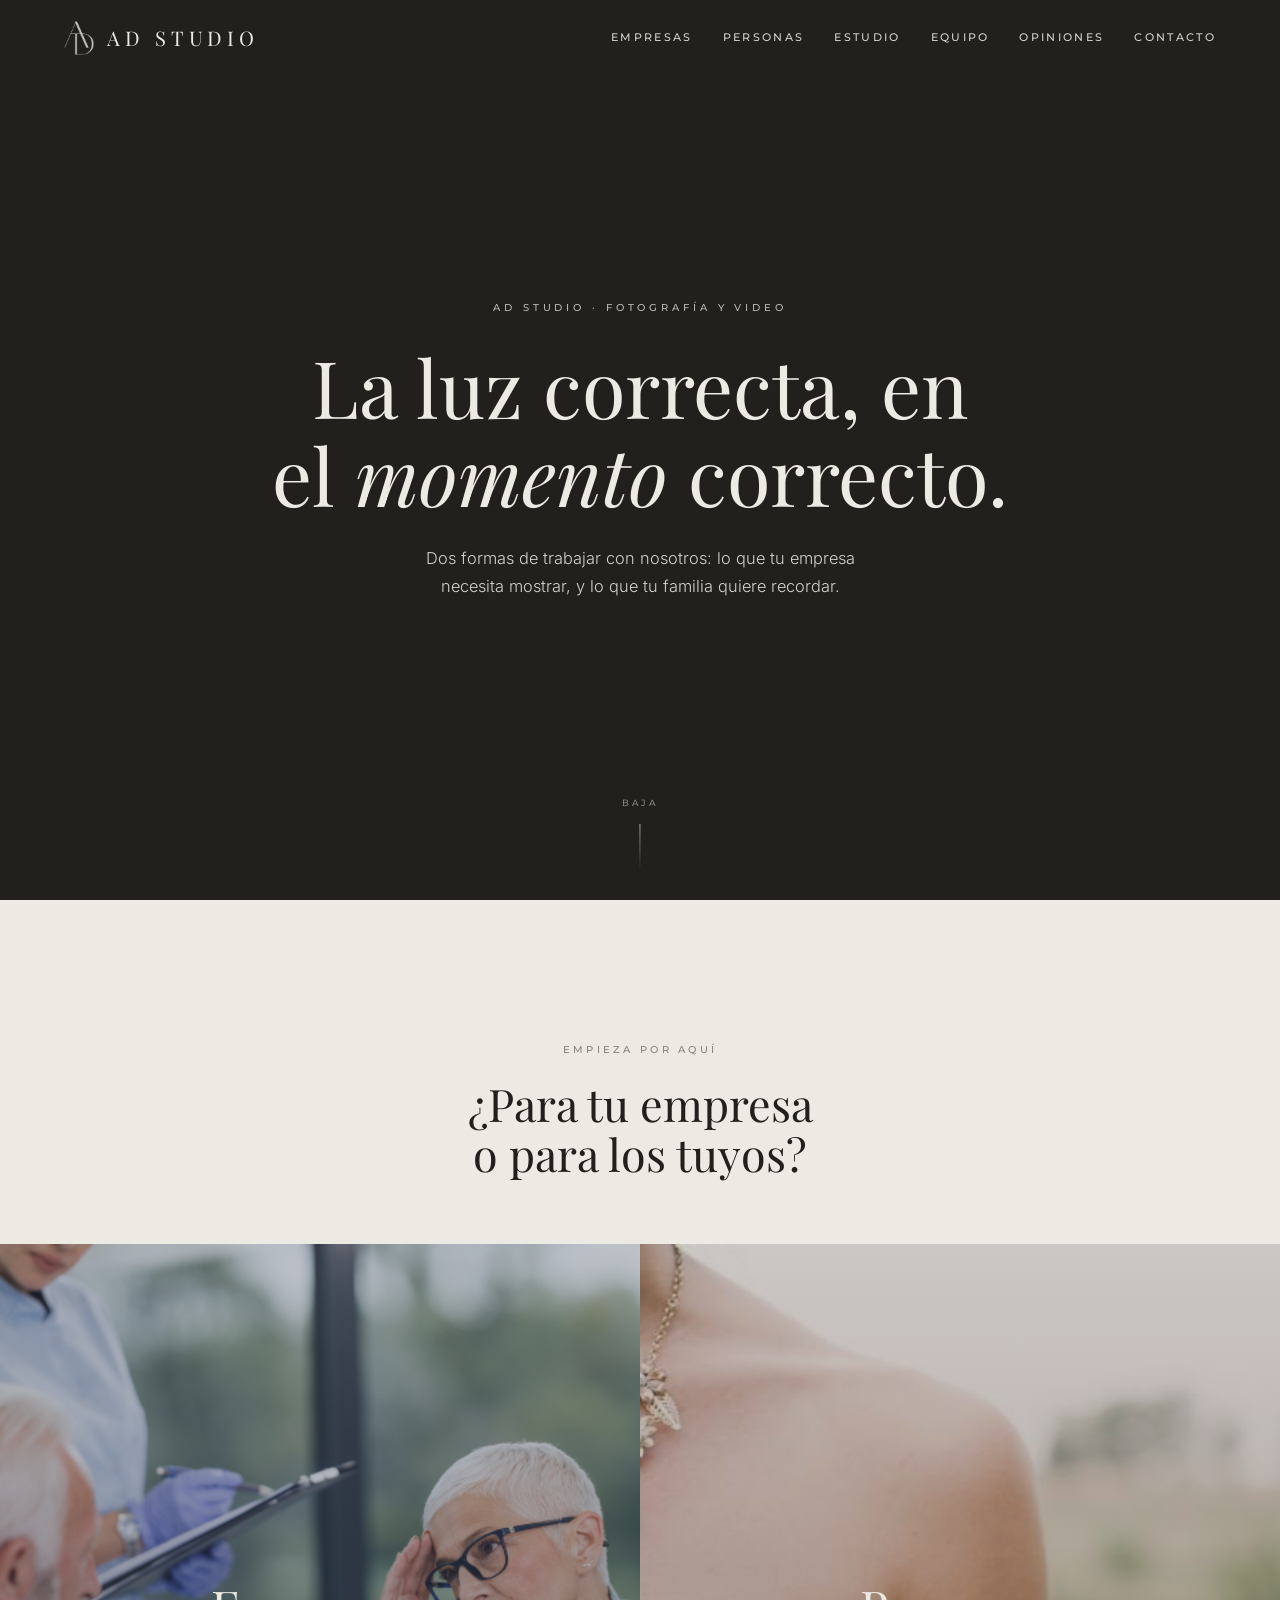
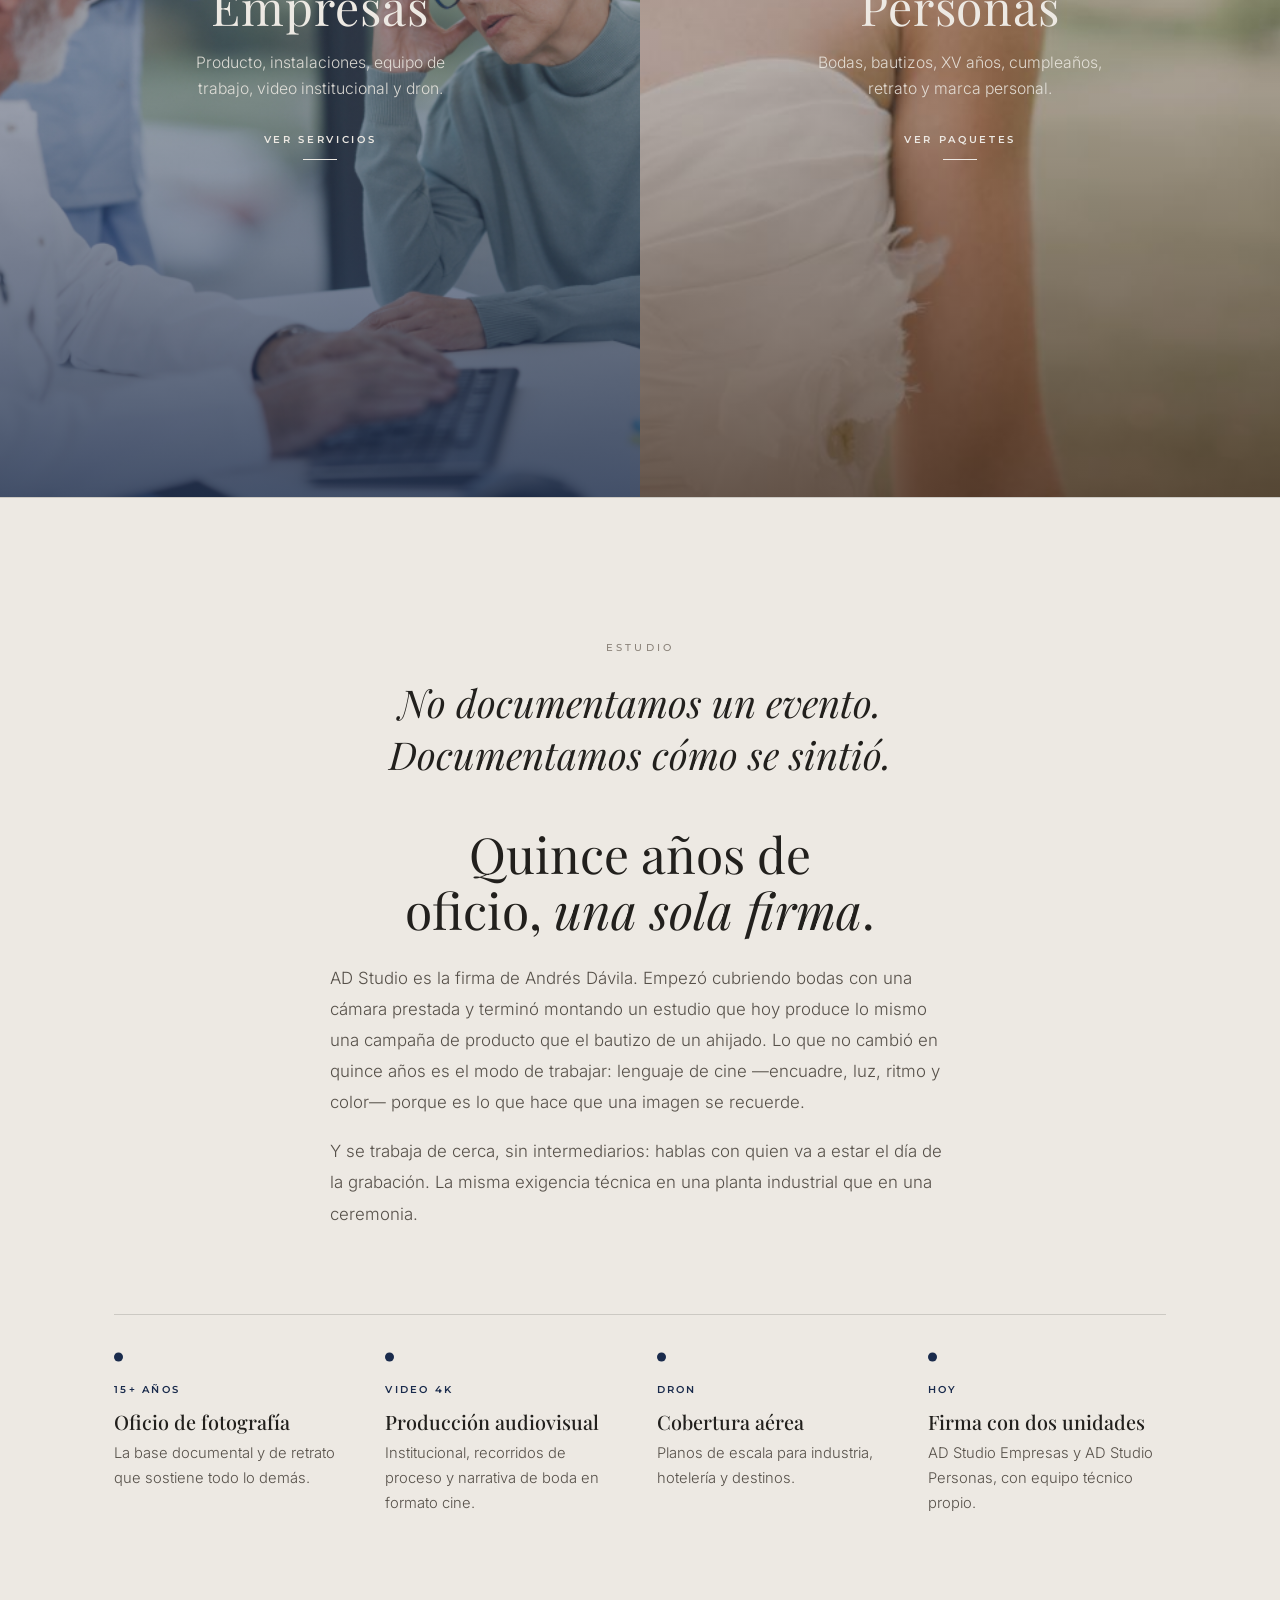
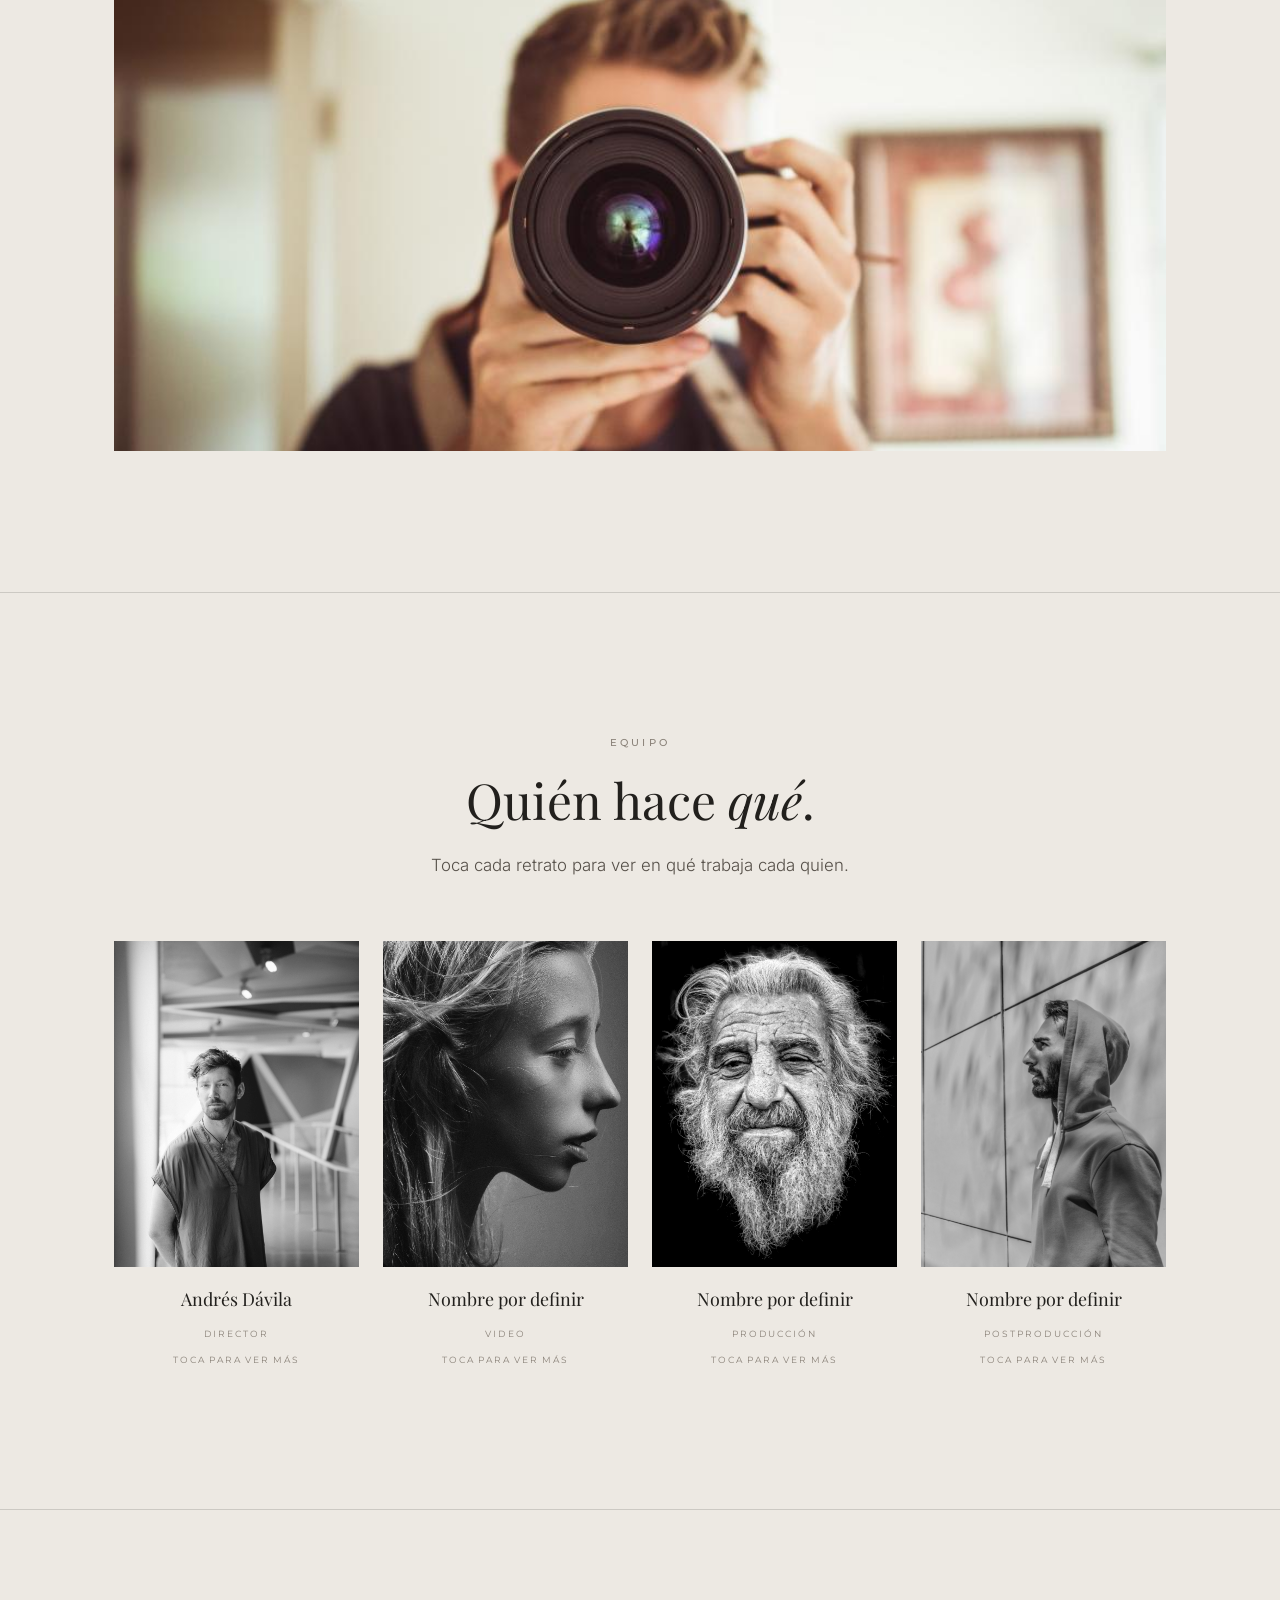
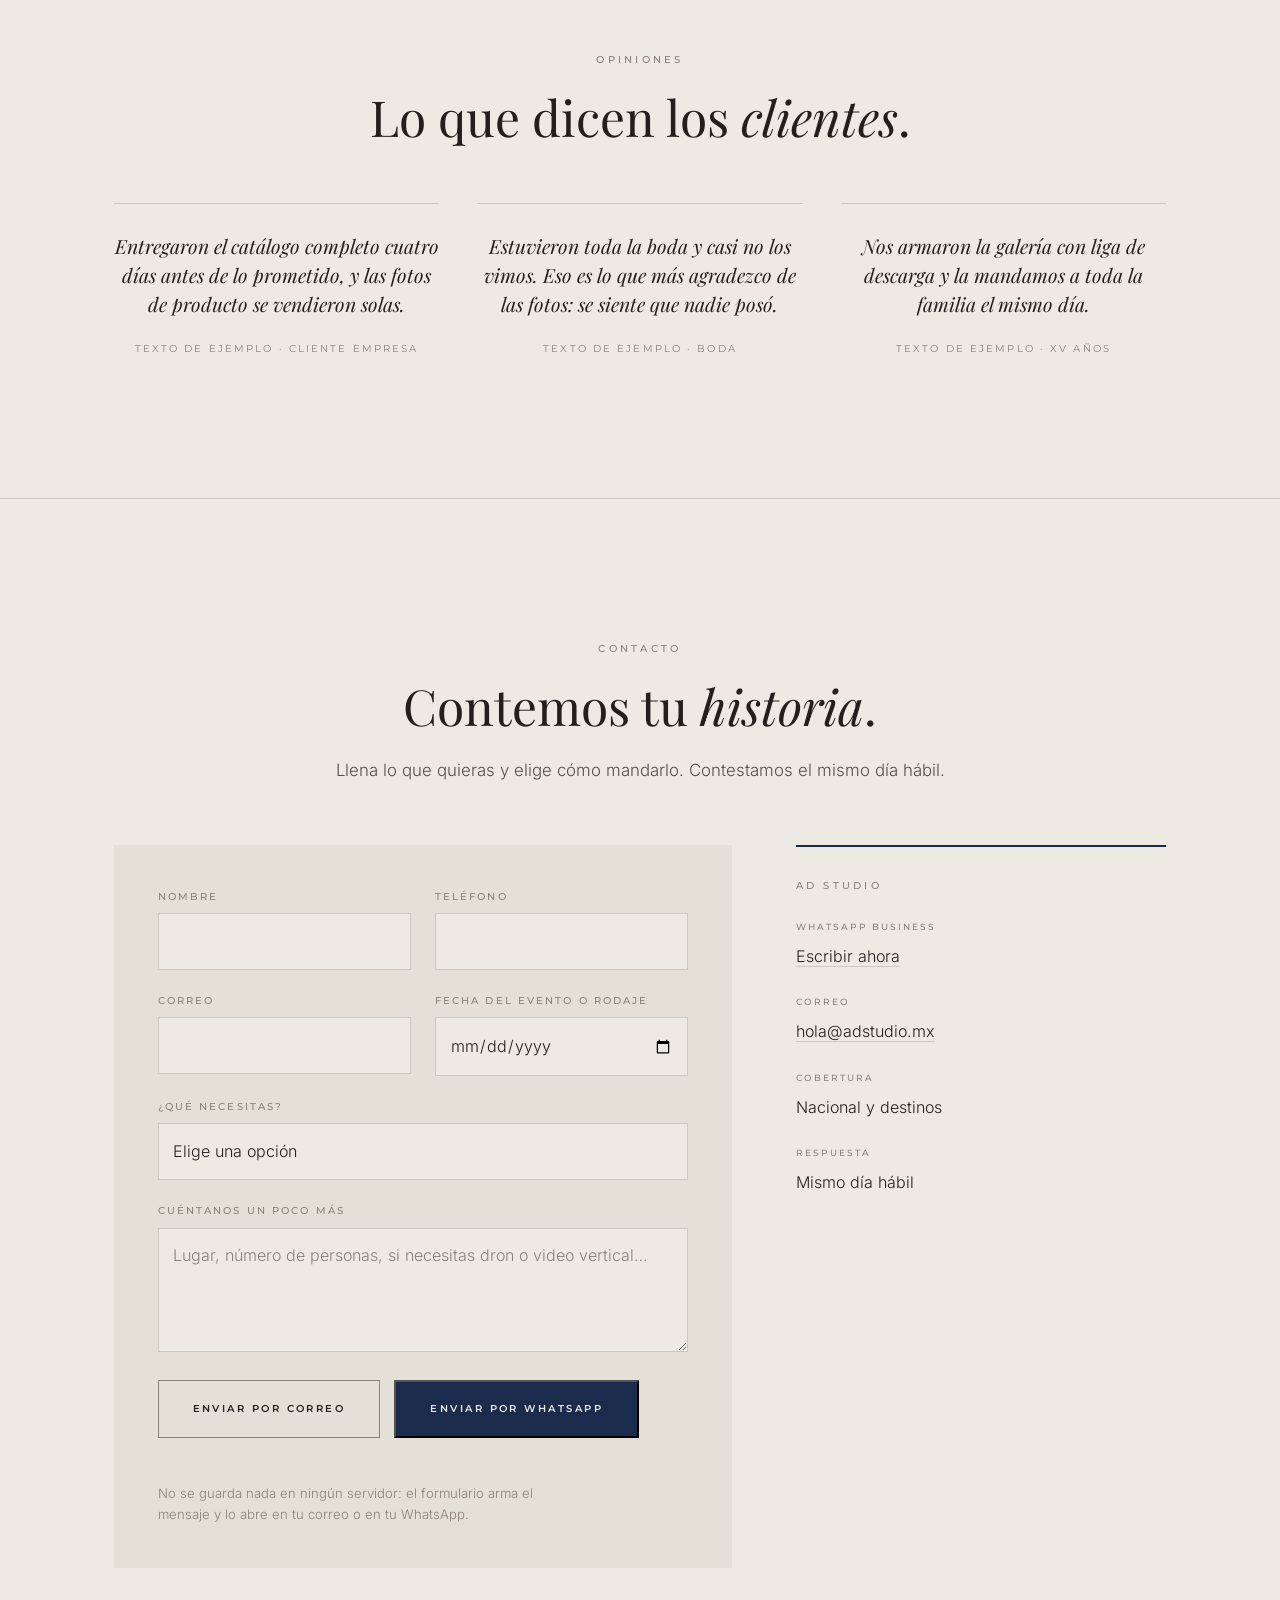
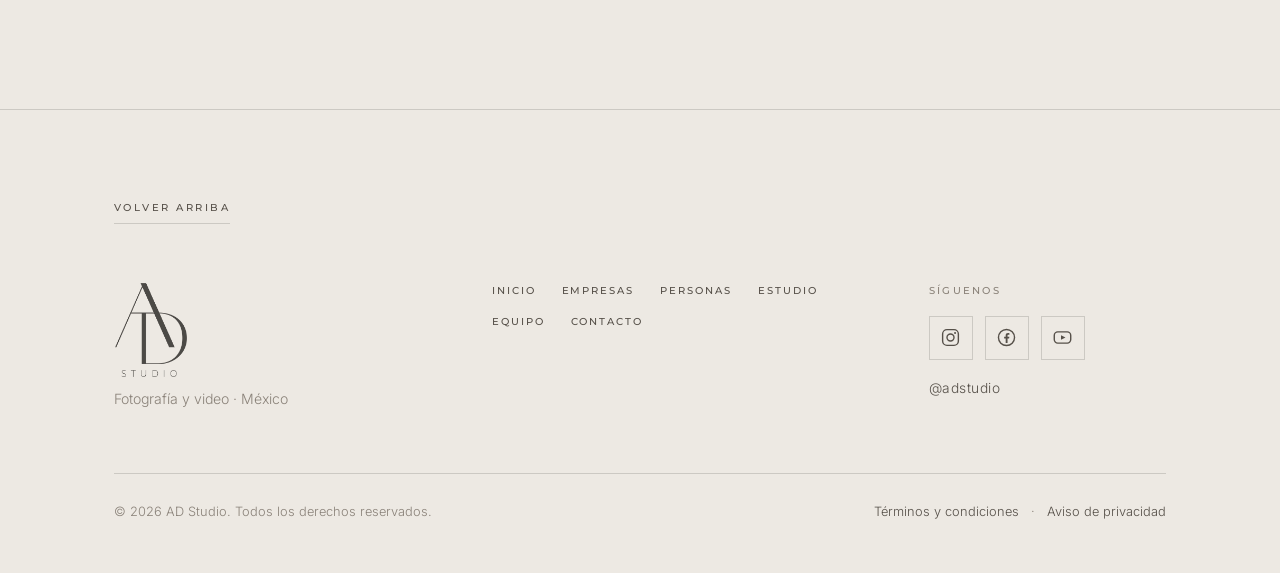
<file: index.html>
<!DOCTYPE html>
<html lang="es">
<head>
<meta charset="utf-8">
<meta name="viewport" content="width=device-width, initial-scale=1">
<title>AD Studio — Fotografía y video</title>
<meta name="description" content="AD Studio. Fotografía y video para empresas y para personas.">
<meta name="robots" content="noindex, nofollow, noarchive, nosnippet, noimageindex, notranslate">
<meta name="googlebot" content="noindex, nofollow">
<meta name="bingbot" content="noindex, nofollow">
<meta name="robots" content="noai, noimageai">
<meta name="referrer" content="no-referrer">
<meta http-equiv="Content-Security-Policy" content="default-src 'none'; img-src 'self' data:; media-src 'self'; style-src 'self'; script-src 'self'; font-src 'self'; form-action 'none'; base-uri 'none'; object-src 'none'">
<link rel="icon" href="img/favicon.png" type="image/png">
<link rel="stylesheet" href="estilo.css">
</head>
<body>

<header class="bar">
  <div class="bar__in">
    <a class="sign" href="index.html">
      <img class="sign__mark sign__mark--claro" src="img/logo-marca-claro.png" alt="" width="358" height="400">
      <img class="sign__mark sign__mark--oscuro" src="img/logo-marca.png" alt="" width="358" height="400">
      <span class="sign__txt">AD Studio</span>
    </a>
    <button class="burger" type="button" aria-label="Menú" aria-expanded="false">
      <span></span><span></span><span></span>
    </button>
    <nav class="nav">
      <a href="empresas.html">Empresas</a>
      <a href="personas.html">Personas</a>
      <a href="#estudio">Estudio</a>
      <a href="#equipo">Equipo</a>
      <a href="#opiniones">Opiniones</a>
      <a href="#contacto">Contacto</a>
    </nav>
  </div>
</header>

<main>

  <!-- ============================================================
       HERO
       El hero llena la pantalla, asi que el video se recorta:
       en un monitor pierde altura y en un telefono pierde casi
       dos tercios del ancho. Por eso van DOS archivos, uno
       horizontal y uno vertical, y el sitio elige cual cargar.

       PARA ENCENDERLO cuando lleguen los archivos de Andres:
       1. Copiar hero-h.mp4 y hero-v.mp4 en la carpeta video/
       2. Agregar estos dos atributos al div .hero__media de abajo:
             data-video-h="video/hero-h.mp4"
             data-video-v="video/hero-v.mp4"
       3. Borrar el div .cineloop completo
       Si solo llega un archivo, se pone el mismo en los dos.
       La CSP ya autoriza media-src 'self'; un video de YouTube
       o Vimeo seguiria bloqueado.
       ============================================================ -->
  <section class="hero">
    <div class="hero__media" data-poster="img/hero-inicio.jpg">
      <div class="cineloop" aria-hidden="true">
        <img src="img/hero-inicio.jpg" alt="">
        <img src="img/boda-fineart.jpg" alt="">
        <img src="img/instalaciones.jpg" alt="">
      </div>

    </div>
    <div class="hero__in">
      <span class="tag">AD Studio · Fotografía y video</span>
      <h1>La luz correcta, en el <em>momento</em> correcto.</h1>
      <p class="hero__sub">Dos formas de trabajar con nosotros: lo que tu empresa necesita mostrar, y lo que tu familia quiere recordar.</p>
    </div>
    <span class="scroll">Baja</span>
  </section>

  <!-- ============ DOS RECUADROS: cada uno abre su propia página ============ -->
  <section class="doors">
    <div class="wrap">
      <span class="tag">Empieza por aquí</span>
      <h2 class="doors__title">¿Para tu empresa o para los tuyos?</h2>
      <div class="doors__grid">

        <a class="door door--e" href="empresas.html">
          <img src="img/empresas-hero.jpg" alt="Sesión corporativa en instalaciones">
          <span class="door__in">
            <h3>Empresas</h3>
            <p>Producto, instalaciones, equipo de trabajo, video institucional y dron.</p>
            <span class="go">Ver servicios</span>
          </span>
        </a>

        <a class="door door--p" href="personas.html">
          <img src="img/personas-hero.jpg" alt="Sesión familiar en exteriores">
          <span class="door__in">
            <h3>Personas</h3>
            <p>Bodas, bautizos, XV años, cumpleaños, retrato y marca personal.</p>
            <span class="go">Ver paquetes</span>
          </span>
        </a>

      </div>
    </div>
  </section>

  <!-- ============ ESTUDIO: la experiencia de Andrés ============ -->
  <section class="block block--rule" id="estudio">
    <div class="wrap">
      <span class="tag">Estudio</span>

      <div class="split">
        <p class="quote">No documentamos un evento. Documentamos cómo se sintió.</p>
        <div>
          <h2>Quince años de oficio, <em>una sola firma</em>.</h2>
          <p class="lead mt26">AD Studio es la firma de Andrés Dávila. Empezó cubriendo bodas con una cámara prestada y terminó montando un estudio que hoy produce lo mismo una campaña de producto que el bautizo de un ahijado. Lo que no cambió en quince años es el modo de trabajar: lenguaje de cine —encuadre, luz, ritmo y color— porque es lo que hace que una imagen se recuerde.</p>
          <p class="lead mt18">Y se trabaja de cerca, sin intermediarios: hablas con quien va a estar el día de la grabación. La misma exigencia técnica en una planta industrial que en una ceremonia.</p>
        </div>
      </div>

      <dl class="path">
        <div>
          <dt>15+ años</dt>
          <dd><h3>Oficio de fotografía</h3><p>La base documental y de retrato que sostiene todo lo demás.</p></dd>
        </div>
        <div>
          <dt>Video 4K</dt>
          <dd><h3>Producción audiovisual</h3><p>Institucional, recorridos de proceso y narrativa de boda en formato cine.</p></dd>
        </div>
        <div>
          <dt>Dron</dt>
          <dd><h3>Cobertura aérea</h3><p>Planos de escala para industria, hotelería y destinos.</p></dd>
        </div>
        <div>
          <dt>Hoy</dt>
          <dd><h3>Firma con dos unidades</h3><p>AD Studio Empresas y AD Studio Personas, con equipo técnico propio.</p></dd>
        </div>
      </dl>

      <figure class="banner"><img src="img/estudio.jpg" alt="El estudio de AD Studio"></figure>
    </div>
  </section>

  <!-- ============ EQUIPO: tarjetas que voltean ============ -->
  <section class="block block--rule" id="equipo">
    <div class="wrap">
      <span class="tag">Equipo</span>
      <h2>Quién hace <em>qué</em>.</h2>
      <p class="lead mt22">Toca cada retrato para ver en qué trabaja cada quien.</p>

      <div class="crew">

        <button class="flip" type="button" aria-pressed="false">
          <span class="flip__in">
            <span class="flip__face"><img src="img/team-1.jpg" alt="Andrés Dávila"></span>
            <span class="flip__face flip__back">
              <span class="role">Dirección y fotografía</span>
              <span class="who">Andrés Dávila</span>
              <span class="bio">Dirige cada proyecto de principio a fin: bodas, retrato editorial y campañas.</span>
            </span>
          </span>
          <span class="flip__name"><b>Andrés Dávila</b><span>Director</span></span>
          <span class="flip__hint">Toca para ver más</span>
        </button>

        <button class="flip" type="button" aria-pressed="false">
          <span class="flip__in">
            <span class="flip__face"><img src="img/team-2.jpg" alt="Integrante del equipo"></span>
            <span class="flip__face flip__back">
              <span class="role">Video y edición</span>
              <span class="who">Nombre por definir</span>
              <span class="bio">Cámara principal en video, montaje y color.</span>
            </span>
          </span>
          <span class="flip__name"><b>Nombre por definir</b><span>Video</span></span>
          <span class="flip__hint">Toca para ver más</span>
        </button>

        <button class="flip" type="button" aria-pressed="false">
          <span class="flip__in">
            <span class="flip__face"><img src="img/team-3.jpg" alt="Integrante del equipo"></span>
            <span class="flip__face flip__back">
              <span class="role">Producción</span>
              <span class="who">Nombre por definir</span>
              <span class="bio">Coordina locaciones, permisos y tiempos. El contacto directo del cliente.</span>
            </span>
          </span>
          <span class="flip__name"><b>Nombre por definir</b><span>Producción</span></span>
          <span class="flip__hint">Toca para ver más</span>
        </button>

        <button class="flip" type="button" aria-pressed="false">
          <span class="flip__in">
            <span class="flip__face"><img src="img/team-4.jpg" alt="Integrante del equipo"></span>
            <span class="flip__face flip__back">
              <span class="role">Post y entrega</span>
              <span class="who">Nombre por definir</span>
              <span class="bio">Revelado, retoque y armado de las galerías de descarga.</span>
            </span>
          </span>
          <span class="flip__name"><b>Nombre por definir</b><span>Postproducción</span></span>
          <span class="flip__hint">Toca para ver más</span>
        </button>

      </div>
    </div>
  </section>

  <!-- ============ OPINIONES ============ -->
  <section class="block block--rule" id="opiniones">
    <div class="wrap">
      <span class="tag">Opiniones</span>
      <h2>Lo que dicen los <em>clientes</em>.</h2>
      <div class="voices">
        <figure class="voice">
          <blockquote>Entregaron el catálogo completo cuatro días antes de lo prometido, y las fotos de producto se vendieron solas.</blockquote>
          <figcaption>Texto de ejemplo · Cliente empresa</figcaption>
        </figure>
        <figure class="voice">
          <blockquote>Estuvieron toda la boda y casi no los vimos. Eso es lo que más agradezco de las fotos: se siente que nadie posó.</blockquote>
          <figcaption>Texto de ejemplo · Boda</figcaption>
        </figure>
        <figure class="voice">
          <blockquote>Nos armaron la galería con liga de descarga y la mandamos a toda la familia el mismo día.</blockquote>
          <figcaption>Texto de ejemplo · XV años</figcaption>
        </figure>
      </div>
    </div>
  </section>

  <!-- ============ CONTACTO: correo y WhatsApp ============ -->
  <section class="block block--rule talk" id="contacto">
    <div class="wrap">
      <span class="tag">Contacto</span>
      <h2>Contemos tu <em>historia</em>.</h2>
      <p class="lead mt22">Llena lo que quieras y elige cómo mandarlo. Contestamos el mismo día hábil.</p>

      <div class="talk__grid">
        <form class="form" data-wa="520000000000" data-mail="hola@adstudio.mx" novalidate>
          <div class="row">
            <p class="f"><label for="nombre">Nombre</label><input id="nombre" name="nombre" type="text" autocomplete="name"></p>
            <p class="f"><label for="telefono">Teléfono</label><input id="telefono" name="telefono" type="tel" inputmode="tel" autocomplete="tel"></p>
          </div>
          <div class="row">
            <p class="f"><label for="email">Correo</label><input id="email" name="email" type="email" autocomplete="email"></p>
            <p class="f"><label for="fecha">Fecha del evento o rodaje</label><input id="fecha" name="fecha" type="date"></p>
          </div>
          <p class="f">
            <label for="tipo">¿Qué necesitas?</label>
            <select id="tipo" name="tipo">
              <option value="">Elige una opción</option>
              <option>Empresas · Producto y catálogo</option>
              <option>Empresas · Instalaciones y equipo</option>
              <option>Empresas · Video institucional y dron</option>
              <option>Personas · Boda</option>
              <option>Personas · XV años</option>
              <option>Personas · Bautizo o primera comunión</option>
              <option>Personas · Cumpleaños</option>
              <option>Personas · Retrato o marca personal</option>
            </select>
          </p>
          <p class="f">
            <label for="mensaje">Cuéntanos un poco más</label>
            <textarea id="mensaje" name="mensaje" placeholder="Lugar, número de personas, si necesitas dron o video vertical…"></textarea>
          </p>

          <div class="send">
            <button class="btn btn--line" type="submit" value="mail">Enviar por correo</button>
            <button class="btn" type="submit" value="wa">Enviar por WhatsApp</button>
          </div>
          <p class="estado" role="status" aria-live="polite"></p>
          <p class="fine">No se guarda nada en ningún servidor: el formulario arma el mensaje y lo abre en tu correo o en tu WhatsApp.</p>
        </form>

        <aside class="card">
          <span class="tag">AD Studio</span>
          <dl>
            <div><dt>WhatsApp Business</dt><dd><a href="https://wa.me/520000000000" target="_blank" rel="noopener">Escribir ahora</a></dd></div>
            <div><dt>Correo</dt><dd><a href="mailto:hola@adstudio.mx">hola@adstudio.mx</a></dd></div>
            <div><dt>Cobertura</dt><dd>Nacional y destinos</dd></div>
            <div><dt>Respuesta</dt><dd>Mismo día hábil</dd></div>
          </dl>
        </aside>
      </div>
    </div>
  </section>

</main>

<footer class="foot">
  <div class="wrap">
    <a class="foot__top" href="#">Volver arriba</a>

    <div class="foot__in">
      <div class="foot__brand">
        <p class="foot__mark"><img src="img/logo.png" alt="AD Studio" width="558" height="720"></p>
        <p class="foot__tag">Fotografía y video · México</p>
      </div>

      <nav class="foot__nav" aria-label="Pie de página">
        <a href="index.html">Inicio</a>
        <a href="empresas.html">Empresas</a>
        <a href="personas.html">Personas</a>
        <a href="index.html#estudio">Estudio</a>
        <a href="index.html#equipo">Equipo</a>
        <a href="index.html#contacto">Contacto</a>
      </nav>

      <!-- Redes: faltan las cuentas reales de Andrés. Borrar la que no use. -->
      <div class="foot__social">
        <p class="foot__follow">Síguenos</p>
        <ul class="social">
          <li><a href="https://instagram.com/adstudio" target="_blank" rel="noopener" aria-label="Instagram">
            <svg viewBox="0 0 24 24" width="21" height="21" aria-hidden="true" focusable="false">
              <rect x="3" y="3" width="18" height="18" rx="5" fill="none" stroke="currentColor" stroke-width="1.6"/>
              <circle cx="12" cy="12" r="4" fill="none" stroke="currentColor" stroke-width="1.6"/>
              <circle cx="17.2" cy="6.8" r="1.15" fill="currentColor"/>
            </svg></a></li>
          <li><a href="https://facebook.com/adstudio" target="_blank" rel="noopener" aria-label="Facebook">
            <svg viewBox="0 0 24 24" width="21" height="21" aria-hidden="true" focusable="false">
              <circle cx="12" cy="12" r="9.2" fill="none" stroke="currentColor" stroke-width="1.6"/>
              <path d="M13.2 18.4v-5.2h1.75l.32-2.05H13.2V9.85c0-.6.18-1 1.03-1h1.1V7.05c-.19-.03-.84-.09-1.6-.09-1.58 0-2.66.95-2.66 2.7v1.49H9.3v2.05h1.77v5.2z" fill="currentColor"/>
            </svg></a></li>
          <li><a href="https://youtube.com/@adstudio" target="_blank" rel="noopener" aria-label="YouTube">
            <svg viewBox="0 0 24 24" width="21" height="21" aria-hidden="true" focusable="false">
              <rect x="2.6" y="5.6" width="18.8" height="12.8" rx="4" fill="none" stroke="currentColor" stroke-width="1.6"/>
              <path d="M10.3 9.4l5.1 2.6-5.1 2.6z" fill="currentColor"/>
            </svg></a></li>
        </ul>
        <p class="foot__handle">@adstudio</p>
      </div>
    </div>

    <div class="foot__legal">
      <p>© <span class="anio">2026</span> AD Studio. Todos los derechos reservados.</p>
      <p class="foot__legal-links">
        <a href="terminos.html">Términos y condiciones</a>
        <span aria-hidden="true">·</span>
        <a href="privacidad.html">Aviso de privacidad</a>
      </p>
    </div>
  </div>
</footer>

<script src="sitio.js"></script>
</body>
</html>
</file>
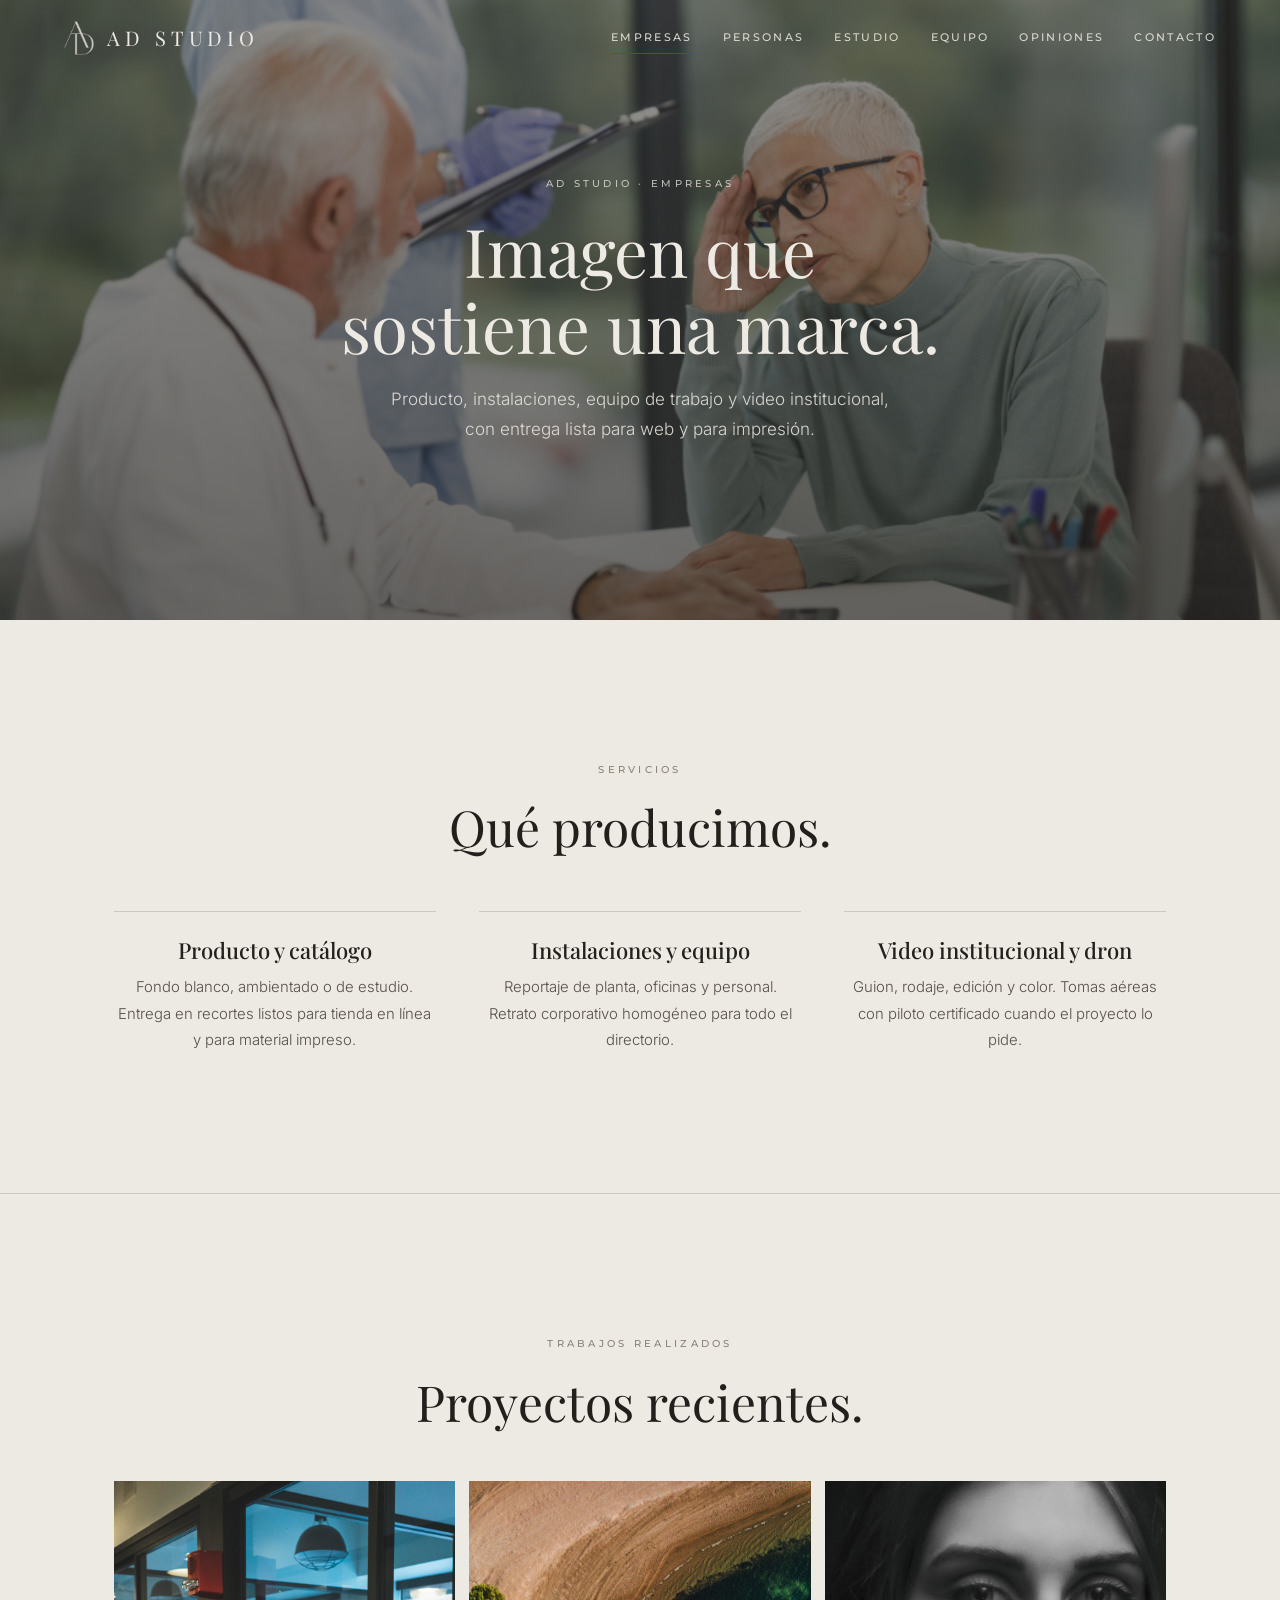
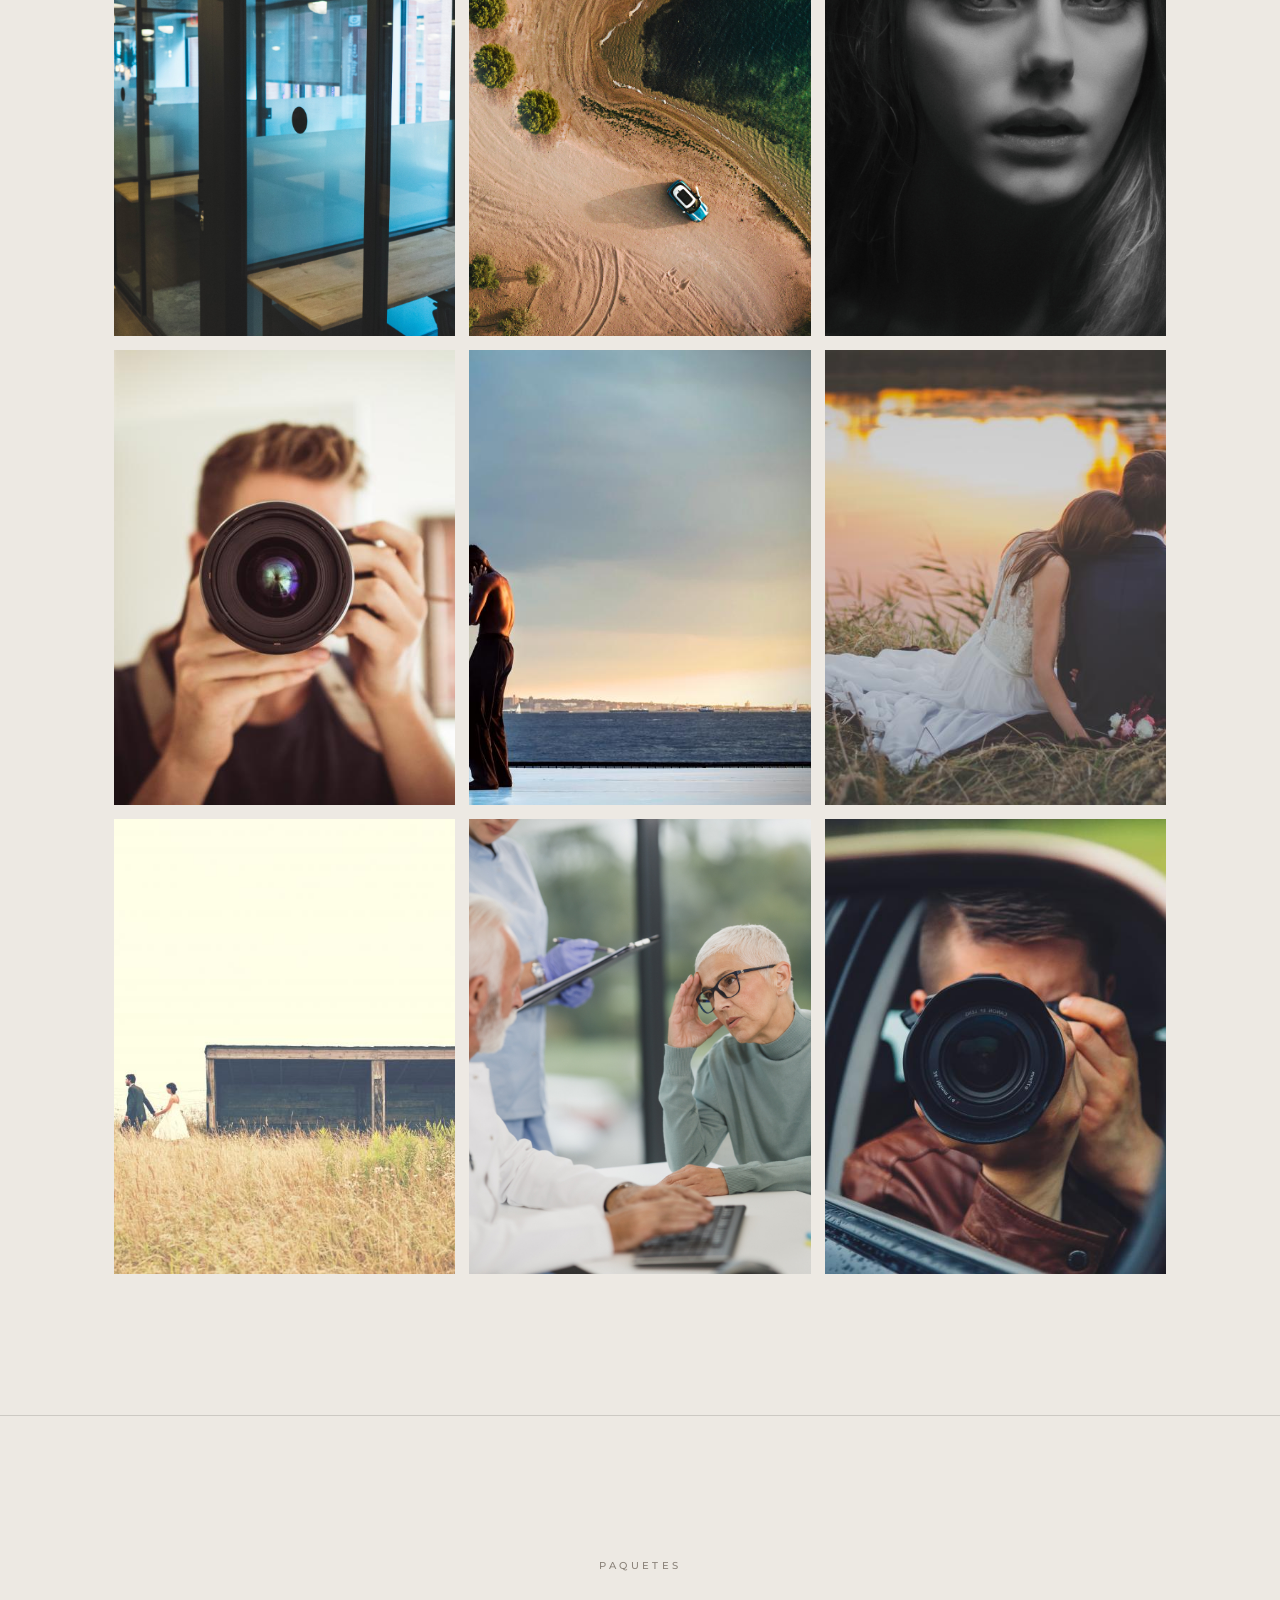
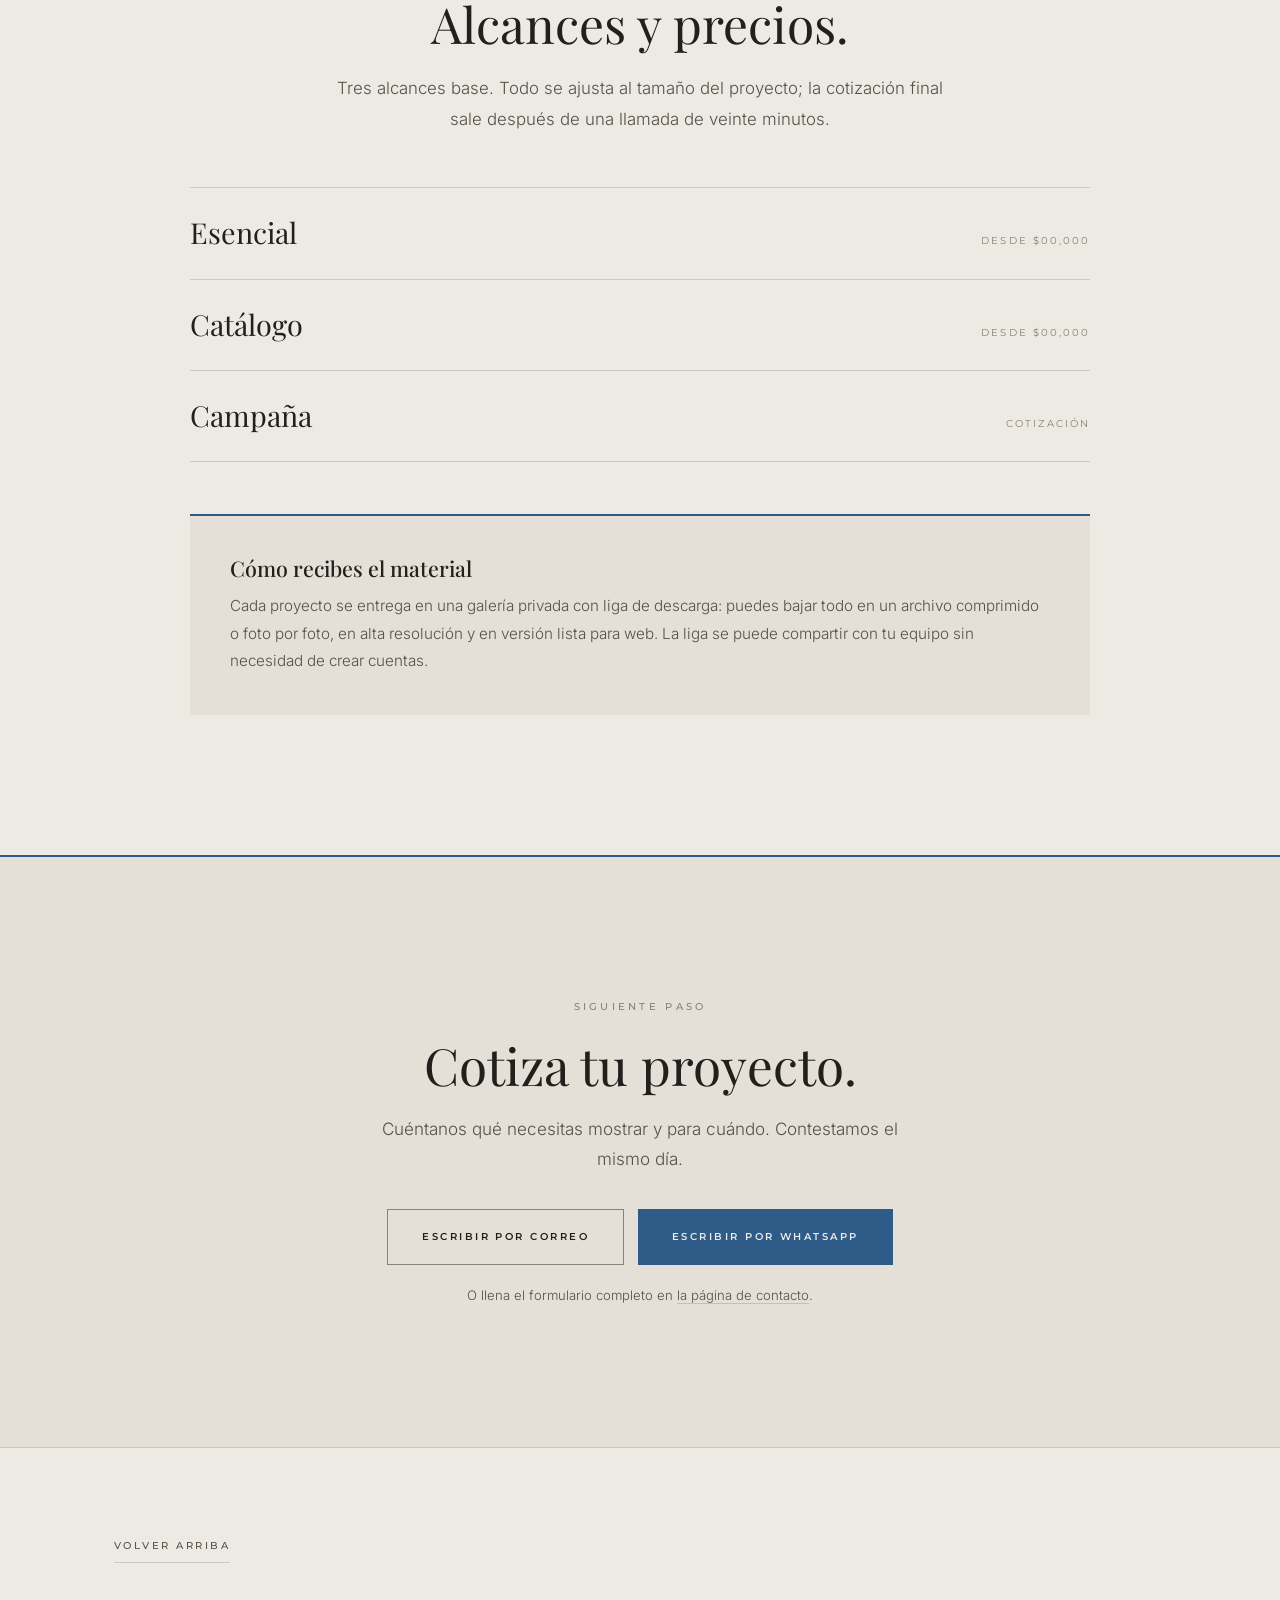
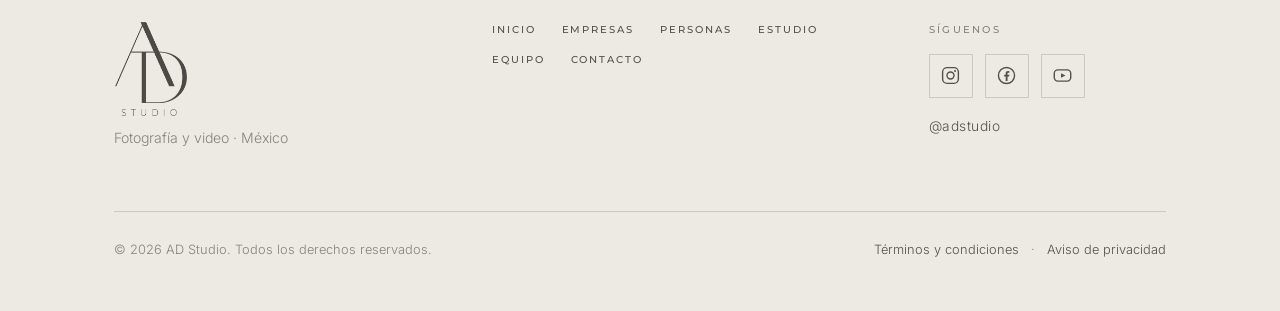
<file: empresas.html>
<!DOCTYPE html>
<html lang="es" data-zone="empresas">
<head>
<meta charset="utf-8">
<meta name="viewport" content="width=device-width, initial-scale=1">
<title>Empresas — AD Studio</title>
<meta name="description" content="Fotografía y video corporativo: producto, instalaciones, equipo, institucional y dron.">
<meta name="robots" content="noindex, nofollow, noarchive, nosnippet, noimageindex, notranslate">
<meta name="googlebot" content="noindex, nofollow">
<meta name="bingbot" content="noindex, nofollow">
<meta name="robots" content="noai, noimageai">
<meta name="referrer" content="no-referrer">
<meta http-equiv="Content-Security-Policy" content="default-src 'none'; img-src 'self' data:; media-src 'self'; style-src 'self'; script-src 'self'; font-src 'self'; form-action 'none'; base-uri 'none'; object-src 'none'">
<link rel="icon" href="img/favicon.png" type="image/png">
<link rel="stylesheet" href="estilo.css">
</head>
<body>

<header class="bar">
  <div class="bar__in">
    <a class="sign" href="index.html">
      <img class="sign__mark sign__mark--claro" src="img/logo-marca-claro.png" alt="" width="358" height="400">
      <img class="sign__mark sign__mark--oscuro" src="img/logo-marca.png" alt="" width="358" height="400">
      <span class="sign__txt">AD Studio</span>
    </a>
    <button class="burger" type="button" aria-label="Menú" aria-expanded="false">
      <span></span><span></span><span></span>
    </button>
    <nav class="nav">
      <a href="empresas.html" aria-current="page">Empresas</a>
      <a href="personas.html">Personas</a>
      <a href="index.html#estudio">Estudio</a>
      <a href="index.html#equipo">Equipo</a>
      <a href="index.html#opiniones">Opiniones</a>
      <a href="index.html#contacto">Contacto</a>
    </nav>
  </div>
</header>

<main>

  <section class="phero">
    <img src="img/empresas-hero.jpg" alt="Sesión corporativa">
    <div class="phero__in">
      <span class="tag">AD Studio · Empresas</span>
      <h1>Imagen que sostiene una marca.</h1>
      <p>Producto, instalaciones, equipo de trabajo y video institucional, con entrega lista para web y para impresión.</p>
    </div>
  </section>

  <!-- ============ SERVICIOS ============ -->
  <section class="block">
    <div class="wrap">
      <span class="tag">Servicios</span>
      <h2>Qué producimos.</h2>
      <div class="svcs">
        <article class="svc">
          <h3>Producto y catálogo</h3>
          <p>Fondo blanco, ambientado o de estudio. Entrega en recortes listos para tienda en línea y para material impreso.</p>
        </article>
        <article class="svc">
          <h3>Instalaciones y equipo</h3>
          <p>Reportaje de planta, oficinas y personal. Retrato corporativo homogéneo para todo el directorio.</p>
        </article>
        <article class="svc">
          <h3>Video institucional y dron</h3>
          <p>Guion, rodaje, edición y color. Tomas aéreas con piloto certificado cuando el proyecto lo pide.</p>
        </article>
      </div>
    </div>
  </section>

  <!-- ============ TRABAJOS REALIZADOS: 8 fotos con zoom ============ -->
  <section class="block block--rule">
    <div class="wrap">
      <span class="tag">Trabajos realizados</span>
      <h2>Proyectos recientes.</h2>
      <div class="shots" id="shots-empresas">
        <figure class="shot"><img src="img/instalaciones.jpg" alt="Reportaje de instalaciones"></figure>
        <figure class="shot"><img src="img/dron.jpg" alt="Toma aérea con dron"></figure>
        <figure class="shot"><img src="img/marca-personal.jpg" alt="Retrato corporativo"></figure>
        <figure class="shot"><img src="img/estudio.jpg" alt="Sesión de producto en estudio"></figure>
        <figure class="shot"><img src="img/movimiento.jpg" alt="Video institucional"></figure>
        <figure class="shot"><img src="img/galeria-cine.jpg" alt="Fotograma de campaña"></figure>
        <figure class="shot"><img src="img/reel-cine.jpg" alt="Reel corporativo"></figure>
        <figure class="shot"><img src="img/empresas-hero.jpg" alt="Equipo de trabajo"></figure>
        <figure class="shot"><img src="img/nosotros-hero.jpg" alt="Retrato de equipo"></figure>
      </div>
      <button class="more" type="button" data-for="shots-empresas">Ver las 9 fotos</button>
    </div>
  </section>

  <!-- ============ PAQUETES ============ -->
  <section class="block block--rule">
    <div class="wrap">
      <span class="tag">Paquetes</span>
      <h2>Alcances y precios.</h2>
      <p class="lead mt22">Tres alcances base. Todo se ajusta al tamaño del proyecto; la cotización final sale después de una llamada de veinte minutos.</p>

      <div class="packs">
        <details class="pack">
          <summary><h3>Esencial</h3><span class="from">Desde $00,000</span></summary>
          <div class="pack__body">
            <ul>
              <li>Media jornada de producción</li>
              <li>40 fotografías editadas</li>
              <li>Galería de descarga por 6 meses</li>
            </ul>
            <ul>
              <li>Un set o locación</li>
              <li>Entrega en 10 días hábiles</li>
              <li>Licencia de uso comercial</li>
            </ul>
          </div>
        </details>

        <details class="pack">
          <summary><h3>Catálogo</h3><span class="from">Desde $00,000</span></summary>
          <div class="pack__body">
            <ul>
              <li>Jornada completa</li>
              <li>120 fotografías editadas</li>
              <li>Recortes para tienda en línea</li>
            </ul>
            <ul>
              <li>Hasta tres sets</li>
              <li>Entrega en 15 días hábiles</li>
              <li>Licencia de uso comercial ampliada</li>
            </ul>
          </div>
        </details>

        <details class="pack">
          <summary><h3>Campaña</h3><span class="from">Cotización</span></summary>
          <div class="pack__body">
            <ul>
              <li>Producción de varios días</li>
              <li>Fotografía y video</li>
              <li>Tomas aéreas con dron</li>
            </ul>
            <ul>
              <li>Guion y dirección de arte</li>
              <li>Cortes para redes y para web</li>
              <li>Calendario acordado por contrato</li>
            </ul>
          </div>
        </details>
      </div>

      <div class="note">
        <h3>Cómo recibes el material</h3>
        <p>Cada proyecto se entrega en una galería privada con liga de descarga: puedes bajar todo en un archivo comprimido o foto por foto, en alta resolución y en versión lista para web. La liga se puede compartir con tu equipo sin necesidad de crear cuentas.</p>
      </div>
    </div>
  </section>

  <section class="cta">
    <div class="wrap">
      <span class="tag">Siguiente paso</span>
      <h2>Cotiza tu proyecto.</h2>
      <p>Cuéntanos qué necesitas mostrar y para cuándo. Contestamos el mismo día.</p>
      <div class="send">
        <a class="btn btn--line" href="mailto:hola@adstudio.mx">Escribir por correo</a>
        <a class="btn" href="https://wa.me/520000000000" target="_blank" rel="noopener">Escribir por WhatsApp</a>
      </div>
      <p class="fine">O llena el formulario completo en <a href="index.html#contacto">la página de contacto</a>.</p>
    </div>
  </section>

</main>

<footer class="foot">
  <div class="wrap">
    <a class="foot__top" href="#">Volver arriba</a>

    <div class="foot__in">
      <div class="foot__brand">
        <p class="foot__mark"><img src="img/logo.png" alt="AD Studio" width="558" height="720"></p>
        <p class="foot__tag">Fotografía y video · México</p>
      </div>

      <nav class="foot__nav" aria-label="Pie de página">
        <a href="index.html">Inicio</a>
        <a href="empresas.html">Empresas</a>
        <a href="personas.html">Personas</a>
        <a href="index.html#estudio">Estudio</a>
        <a href="index.html#equipo">Equipo</a>
        <a href="index.html#contacto">Contacto</a>
      </nav>

      <!-- Redes: faltan las cuentas reales de Andrés. Borrar la que no use. -->
      <div class="foot__social">
        <p class="foot__follow">Síguenos</p>
        <ul class="social">
          <li><a href="https://instagram.com/adstudio" target="_blank" rel="noopener" aria-label="Instagram">
            <svg viewBox="0 0 24 24" width="21" height="21" aria-hidden="true" focusable="false">
              <rect x="3" y="3" width="18" height="18" rx="5" fill="none" stroke="currentColor" stroke-width="1.6"/>
              <circle cx="12" cy="12" r="4" fill="none" stroke="currentColor" stroke-width="1.6"/>
              <circle cx="17.2" cy="6.8" r="1.15" fill="currentColor"/>
            </svg></a></li>
          <li><a href="https://facebook.com/adstudio" target="_blank" rel="noopener" aria-label="Facebook">
            <svg viewBox="0 0 24 24" width="21" height="21" aria-hidden="true" focusable="false">
              <circle cx="12" cy="12" r="9.2" fill="none" stroke="currentColor" stroke-width="1.6"/>
              <path d="M13.2 18.4v-5.2h1.75l.32-2.05H13.2V9.85c0-.6.18-1 1.03-1h1.1V7.05c-.19-.03-.84-.09-1.6-.09-1.58 0-2.66.95-2.66 2.7v1.49H9.3v2.05h1.77v5.2z" fill="currentColor"/>
            </svg></a></li>
          <li><a href="https://youtube.com/@adstudio" target="_blank" rel="noopener" aria-label="YouTube">
            <svg viewBox="0 0 24 24" width="21" height="21" aria-hidden="true" focusable="false">
              <rect x="2.6" y="5.6" width="18.8" height="12.8" rx="4" fill="none" stroke="currentColor" stroke-width="1.6"/>
              <path d="M10.3 9.4l5.1 2.6-5.1 2.6z" fill="currentColor"/>
            </svg></a></li>
        </ul>
        <p class="foot__handle">@adstudio</p>
      </div>
    </div>

    <div class="foot__legal">
      <p>© <span class="anio">2026</span> AD Studio. Todos los derechos reservados.</p>
      <p class="foot__legal-links">
        <a href="terminos.html">Términos y condiciones</a>
        <span aria-hidden="true">·</span>
        <a href="privacidad.html">Aviso de privacidad</a>
      </p>
    </div>
  </div>
</footer>

<script src="sitio.js"></script>
</body>
</html>
</file>
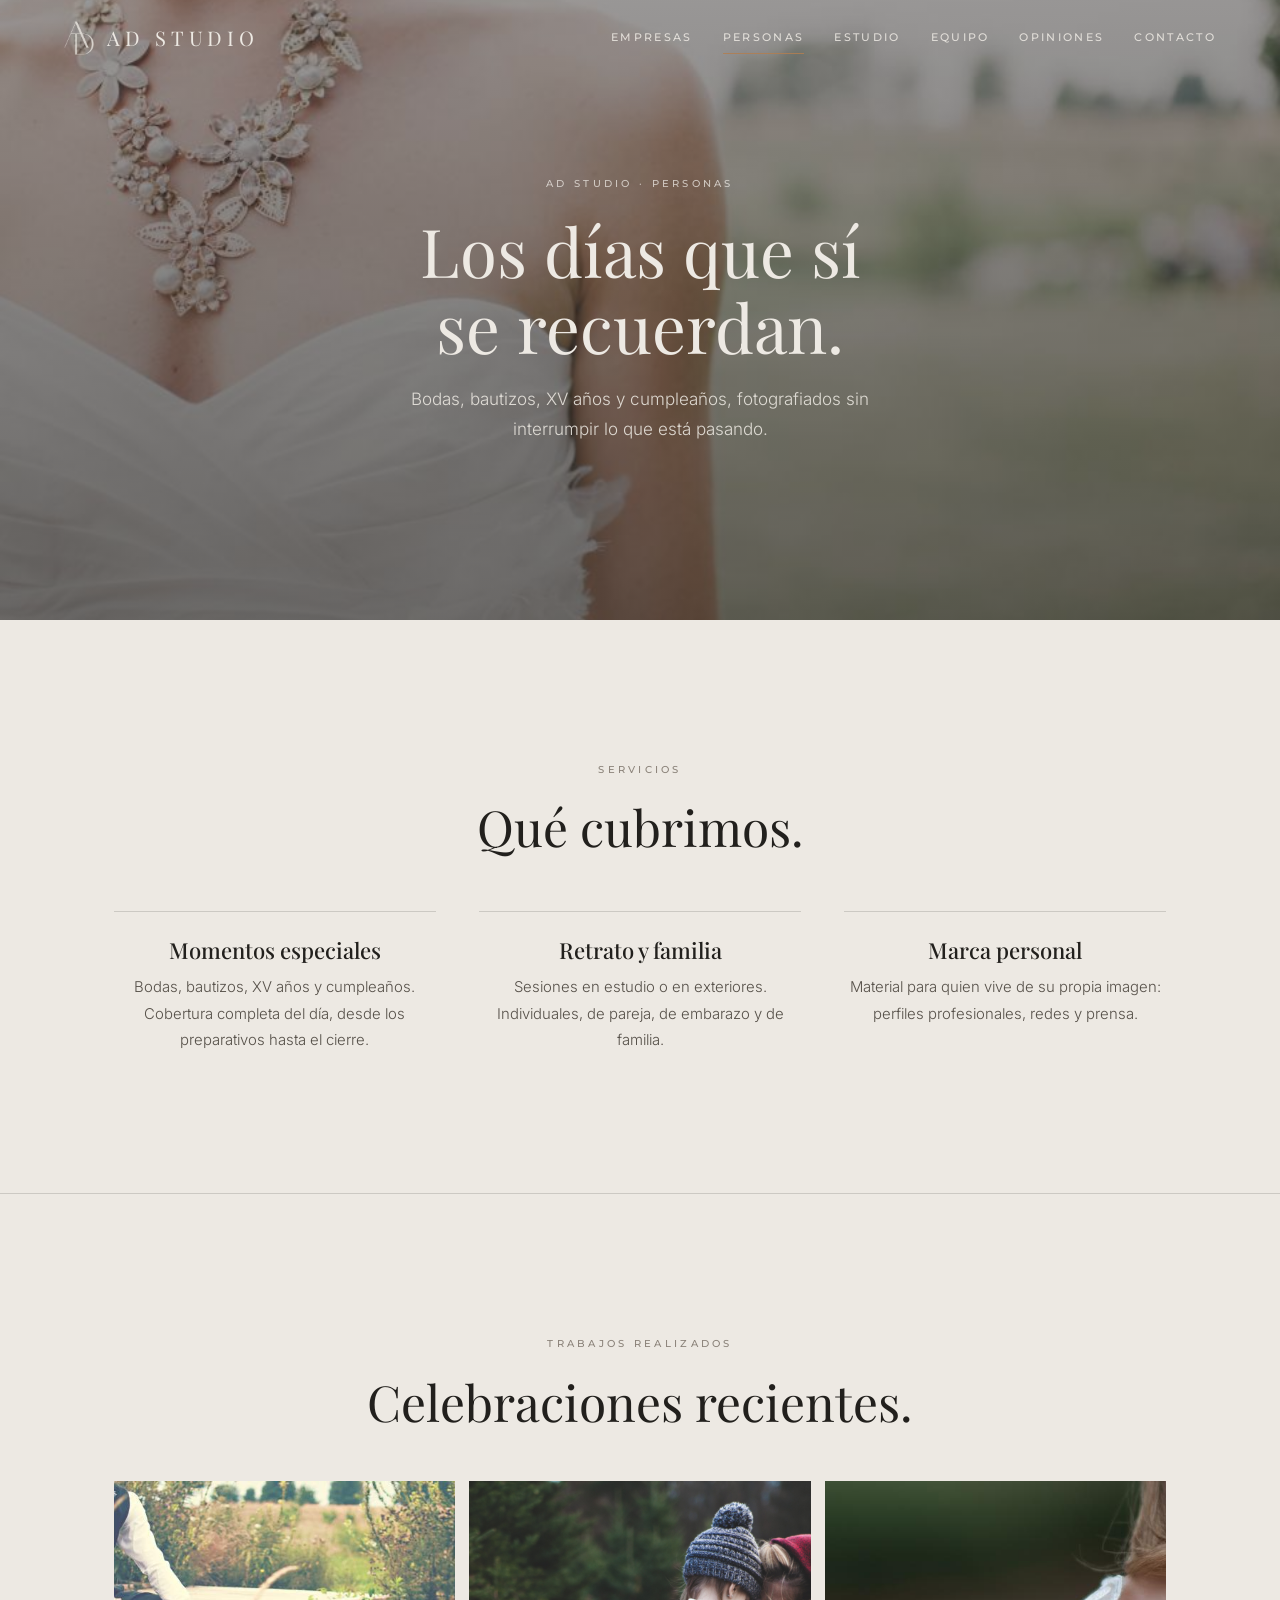
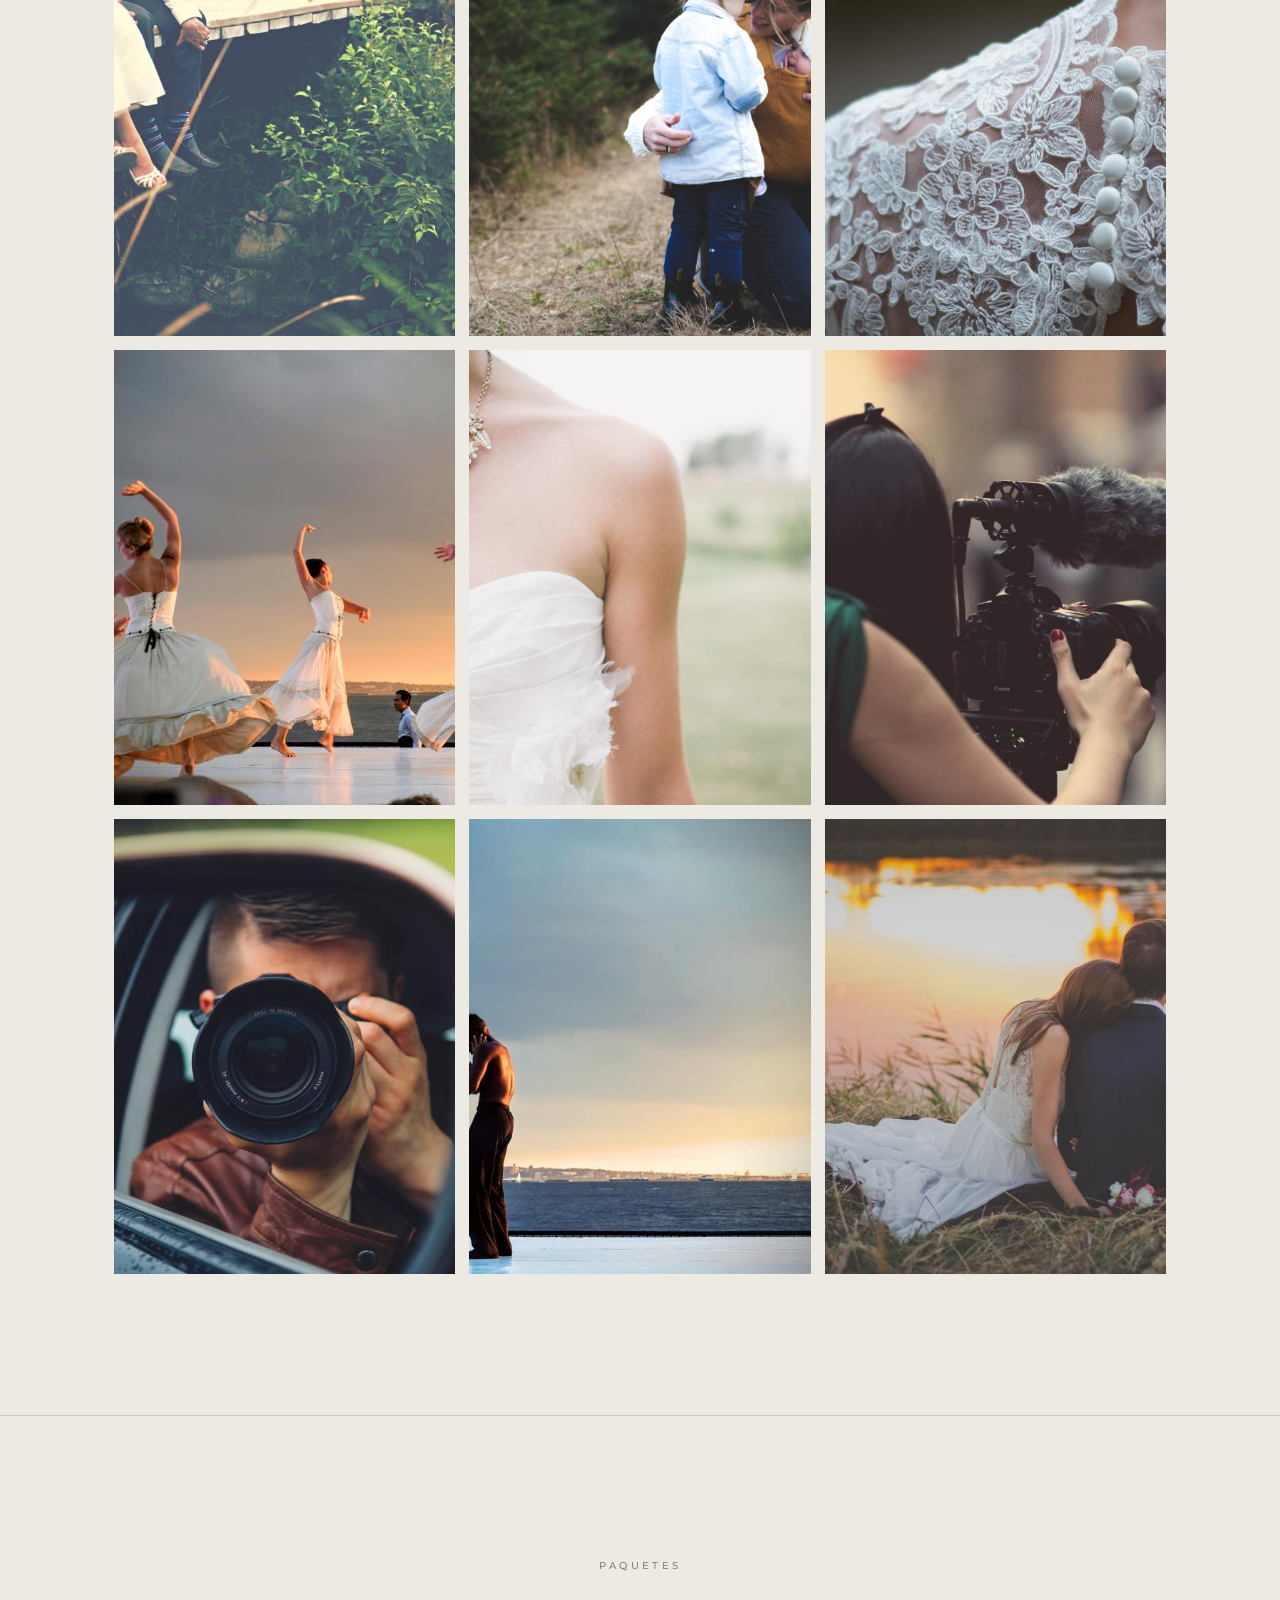
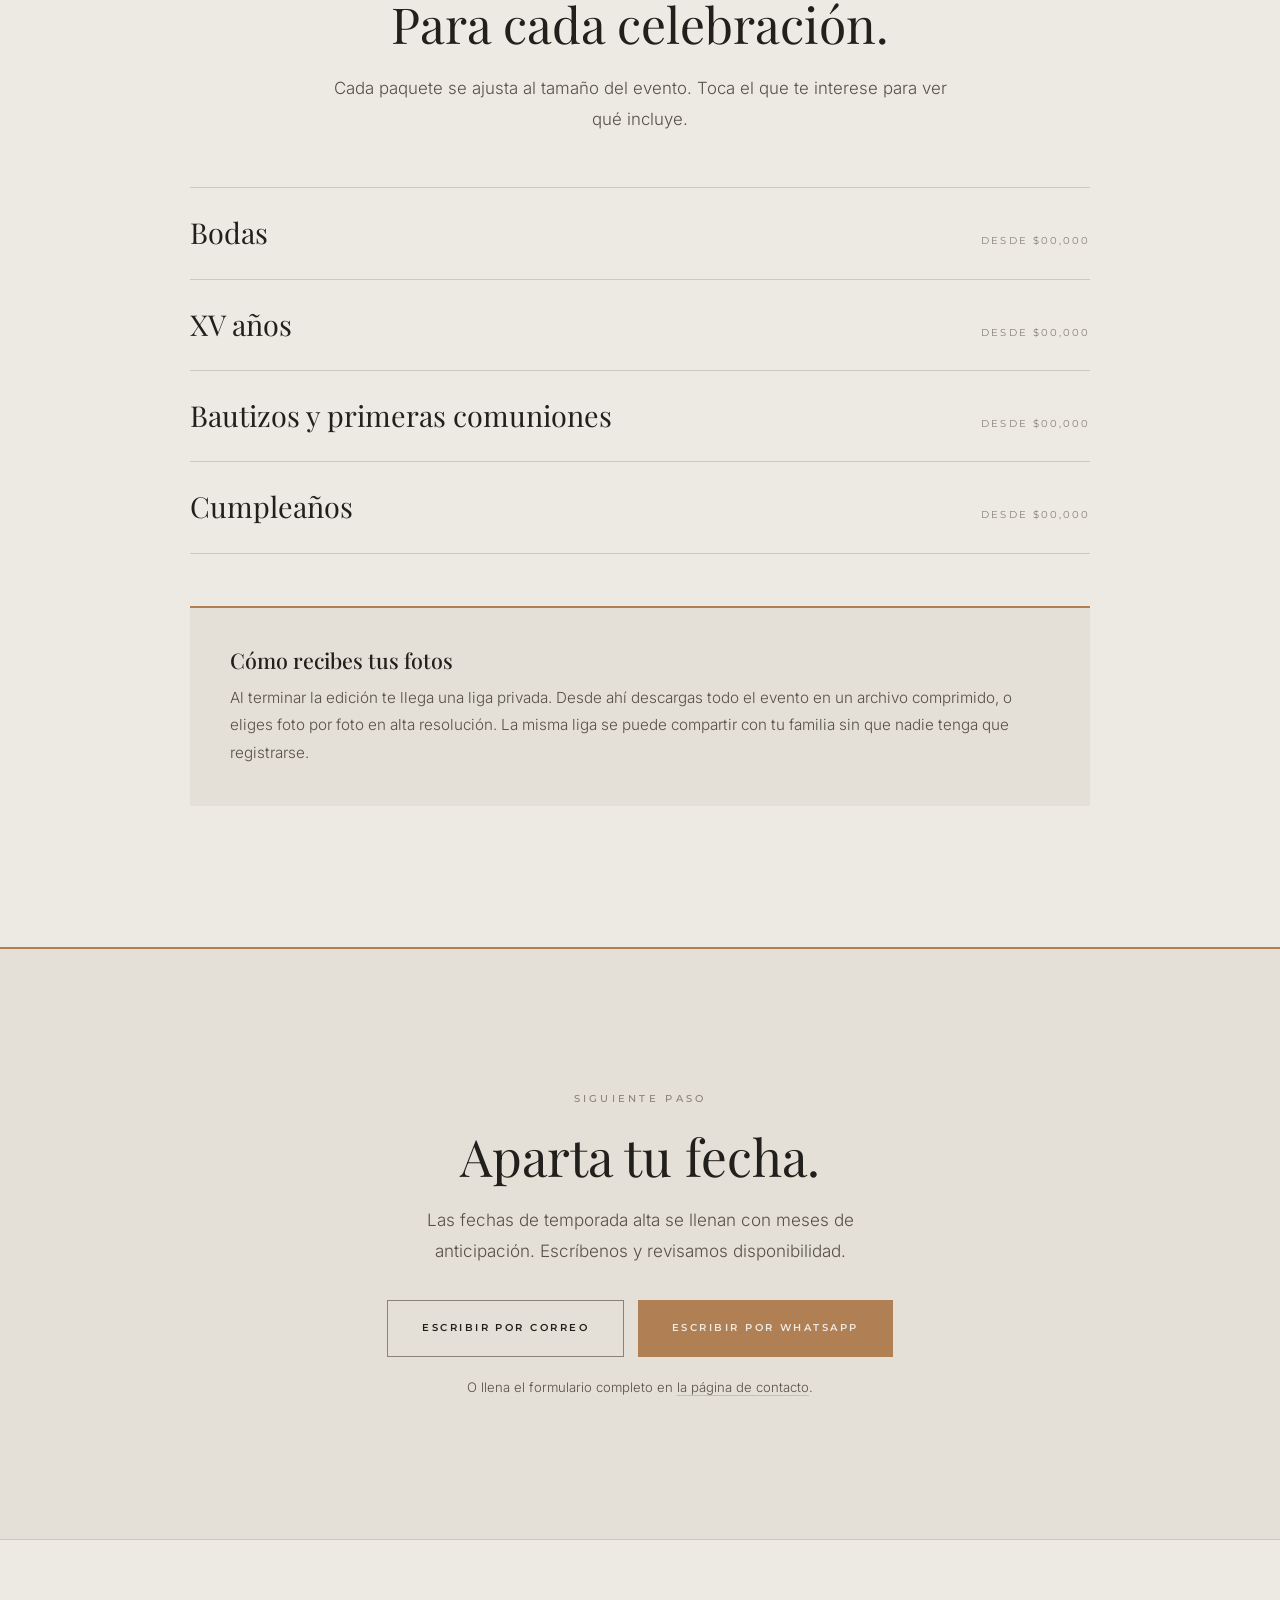
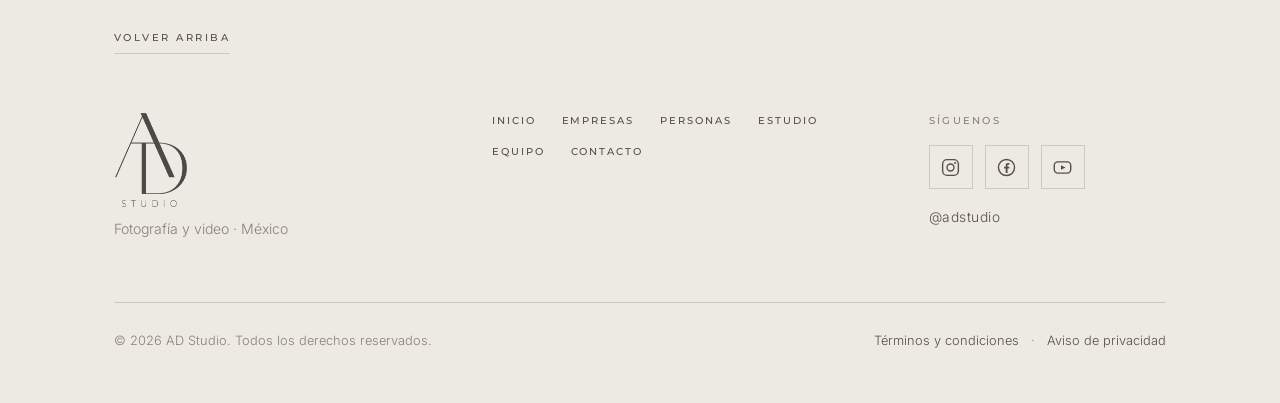
<file: personas.html>
<!DOCTYPE html>
<html lang="es" data-zone="personas">
<head>
<meta charset="utf-8">
<meta name="viewport" content="width=device-width, initial-scale=1">
<title>Personas — AD Studio</title>
<meta name="description" content="Bodas, bautizos, XV años, cumpleaños, retrato y marca personal.">
<meta name="robots" content="noindex, nofollow, noarchive, nosnippet, noimageindex, notranslate">
<meta name="googlebot" content="noindex, nofollow">
<meta name="bingbot" content="noindex, nofollow">
<meta name="robots" content="noai, noimageai">
<meta name="referrer" content="no-referrer">
<meta http-equiv="Content-Security-Policy" content="default-src 'none'; img-src 'self' data:; media-src 'self'; style-src 'self'; script-src 'self'; font-src 'self'; form-action 'none'; base-uri 'none'; object-src 'none'">
<link rel="icon" href="img/favicon.png" type="image/png">
<link rel="stylesheet" href="estilo.css">
</head>
<body>

<header class="bar">
  <div class="bar__in">
    <a class="sign" href="index.html">
      <img class="sign__mark sign__mark--claro" src="img/logo-marca-claro.png" alt="" width="358" height="400">
      <img class="sign__mark sign__mark--oscuro" src="img/logo-marca.png" alt="" width="358" height="400">
      <span class="sign__txt">AD Studio</span>
    </a>
    <button class="burger" type="button" aria-label="Menú" aria-expanded="false">
      <span></span><span></span><span></span>
    </button>
    <nav class="nav">
      <a href="empresas.html">Empresas</a>
      <a href="personas.html" aria-current="page">Personas</a>
      <a href="index.html#estudio">Estudio</a>
      <a href="index.html#equipo">Equipo</a>
      <a href="index.html#opiniones">Opiniones</a>
      <a href="index.html#contacto">Contacto</a>
    </nav>
  </div>
</header>

<main>

  <section class="phero">
    <img src="img/personas-hero.jpg" alt="Sesión familiar">
    <div class="phero__in">
      <span class="tag">AD Studio · Personas</span>
      <h1>Los días que sí se recuerdan.</h1>
      <p>Bodas, bautizos, XV años y cumpleaños, fotografiados sin interrumpir lo que está pasando.</p>
    </div>
  </section>

  <!-- ============ SERVICIOS ============ -->
  <section class="block">
    <div class="wrap">
      <span class="tag">Servicios</span>
      <h2>Qué cubrimos.</h2>
      <div class="svcs">
        <article class="svc">
          <h3>Momentos especiales</h3>
          <p>Bodas, bautizos, XV años y cumpleaños. Cobertura completa del día, desde los preparativos hasta el cierre.</p>
        </article>
        <article class="svc">
          <h3>Retrato y familia</h3>
          <p>Sesiones en estudio o en exteriores. Individuales, de pareja, de embarazo y de familia.</p>
        </article>
        <article class="svc">
          <h3>Marca personal</h3>
          <p>Material para quien vive de su propia imagen: perfiles profesionales, redes y prensa.</p>
        </article>
      </div>
    </div>
  </section>

  <!-- ============ TRABAJOS REALIZADOS: 8 fotos con zoom ============ -->
  <section class="block block--rule">
    <div class="wrap">
      <span class="tag">Trabajos realizados</span>
      <h2>Celebraciones recientes.</h2>
      <div class="shots" id="shots-personas">
        <figure class="shot"><img src="img/boda-fineart.jpg" alt="Boda"></figure>
        <figure class="shot"><img src="img/familia.jpg" alt="Sesión de familia"></figure>
        <figure class="shot"><img src="img/preparativos.jpg" alt="Preparativos"></figure>
        <figure class="shot"><img src="img/danza.jpg" alt="Baile de XV años"></figure>
        <figure class="shot"><img src="img/personas-hero.jpg" alt="Retrato en exteriores"></figure>
        <figure class="shot"><img src="img/hero-inicio.jpg" alt="Celebración"></figure>
        <figure class="shot"><img src="img/nosotros-hero.jpg" alt="Retrato"></figure>
        <figure class="shot"><img src="img/movimiento.jpg" alt="Baile"></figure>
        <figure class="shot"><img src="img/galeria-cine.jpg" alt="Fotograma de la celebración"></figure>
      </div>
      <button class="more" type="button" data-for="shots-personas">Ver las 9 fotos</button>
    </div>
  </section>

  <!-- ============ PAQUETES POR MOMENTO ============ -->
  <section class="block block--rule">
    <div class="wrap">
      <span class="tag">Paquetes</span>
      <h2>Para cada celebración.</h2>
      <p class="lead mt22">Cada paquete se ajusta al tamaño del evento. Toca el que te interese para ver qué incluye.</p>

      <div class="packs">
        <details class="pack">
          <summary><h3>Bodas</h3><span class="from">Desde $00,000</span></summary>
          <div class="pack__body">
            <ul>
              <li>Preparativos, ceremonia y fiesta</li>
              <li>Dos fotógrafos</li>
              <li>500 fotografías editadas</li>
            </ul>
            <ul>
              <li>Reel de 3 minutos</li>
              <li>Galería de descarga por 12 meses</li>
              <li>Entrega en 20 días hábiles</li>
            </ul>
          </div>
        </details>

        <details class="pack">
          <summary><h3>XV años</h3><span class="from">Desde $00,000</span></summary>
          <div class="pack__body">
            <ul>
              <li>Sesión previa en locación</li>
              <li>Misa y recepción</li>
              <li>300 fotografías editadas</li>
            </ul>
            <ul>
              <li>Video del vals</li>
              <li>Galería de descarga por 12 meses</li>
              <li>Entrega en 15 días hábiles</li>
            </ul>
          </div>
        </details>

        <details class="pack">
          <summary><h3>Bautizos y primeras comuniones</h3><span class="from">Desde $00,000</span></summary>
          <div class="pack__body">
            <ul>
              <li>Ceremonia y convivio</li>
              <li>150 fotografías editadas</li>
              <li>Retrato formal de la familia</li>
            </ul>
            <ul>
              <li>Galería de descarga por 6 meses</li>
              <li>Entrega en 10 días hábiles</li>
              <li>Impresiones opcionales</li>
            </ul>
          </div>
        </details>

        <details class="pack">
          <summary><h3>Cumpleaños</h3><span class="from">Desde $00,000</span></summary>
          <div class="pack__body">
            <ul>
              <li>Cobertura de 3 horas</li>
              <li>100 fotografías editadas</li>
              <li>Un fotógrafo</li>
            </ul>
            <ul>
              <li>Galería de descarga por 6 meses</li>
              <li>Entrega en 8 días hábiles</li>
              <li>Horas extra por costo adicional</li>
            </ul>
          </div>
        </details>
      </div>

      <div class="note">
        <h3>Cómo recibes tus fotos</h3>
        <p>Al terminar la edición te llega una liga privada. Desde ahí descargas todo el evento en un archivo comprimido, o eliges foto por foto en alta resolución. La misma liga se puede compartir con tu familia sin que nadie tenga que registrarse.</p>
      </div>
    </div>
  </section>

  <section class="cta">
    <div class="wrap">
      <span class="tag">Siguiente paso</span>
      <h2>Aparta tu fecha.</h2>
      <p>Las fechas de temporada alta se llenan con meses de anticipación. Escríbenos y revisamos disponibilidad.</p>
      <div class="send">
        <a class="btn btn--line" href="mailto:hola@adstudio.mx">Escribir por correo</a>
        <a class="btn" href="https://wa.me/520000000000" target="_blank" rel="noopener">Escribir por WhatsApp</a>
      </div>
      <p class="fine">O llena el formulario completo en <a href="index.html#contacto">la página de contacto</a>.</p>
    </div>
  </section>

</main>

<footer class="foot">
  <div class="wrap">
    <a class="foot__top" href="#">Volver arriba</a>

    <div class="foot__in">
      <div class="foot__brand">
        <p class="foot__mark"><img src="img/logo.png" alt="AD Studio" width="558" height="720"></p>
        <p class="foot__tag">Fotografía y video · México</p>
      </div>

      <nav class="foot__nav" aria-label="Pie de página">
        <a href="index.html">Inicio</a>
        <a href="empresas.html">Empresas</a>
        <a href="personas.html">Personas</a>
        <a href="index.html#estudio">Estudio</a>
        <a href="index.html#equipo">Equipo</a>
        <a href="index.html#contacto">Contacto</a>
      </nav>

      <!-- Redes: faltan las cuentas reales de Andrés. Borrar la que no use. -->
      <div class="foot__social">
        <p class="foot__follow">Síguenos</p>
        <ul class="social">
          <li><a href="https://instagram.com/adstudio" target="_blank" rel="noopener" aria-label="Instagram">
            <svg viewBox="0 0 24 24" width="21" height="21" aria-hidden="true" focusable="false">
              <rect x="3" y="3" width="18" height="18" rx="5" fill="none" stroke="currentColor" stroke-width="1.6"/>
              <circle cx="12" cy="12" r="4" fill="none" stroke="currentColor" stroke-width="1.6"/>
              <circle cx="17.2" cy="6.8" r="1.15" fill="currentColor"/>
            </svg></a></li>
          <li><a href="https://facebook.com/adstudio" target="_blank" rel="noopener" aria-label="Facebook">
            <svg viewBox="0 0 24 24" width="21" height="21" aria-hidden="true" focusable="false">
              <circle cx="12" cy="12" r="9.2" fill="none" stroke="currentColor" stroke-width="1.6"/>
              <path d="M13.2 18.4v-5.2h1.75l.32-2.05H13.2V9.85c0-.6.18-1 1.03-1h1.1V7.05c-.19-.03-.84-.09-1.6-.09-1.58 0-2.66.95-2.66 2.7v1.49H9.3v2.05h1.77v5.2z" fill="currentColor"/>
            </svg></a></li>
          <li><a href="https://youtube.com/@adstudio" target="_blank" rel="noopener" aria-label="YouTube">
            <svg viewBox="0 0 24 24" width="21" height="21" aria-hidden="true" focusable="false">
              <rect x="2.6" y="5.6" width="18.8" height="12.8" rx="4" fill="none" stroke="currentColor" stroke-width="1.6"/>
              <path d="M10.3 9.4l5.1 2.6-5.1 2.6z" fill="currentColor"/>
            </svg></a></li>
        </ul>
        <p class="foot__handle">@adstudio</p>
      </div>
    </div>

    <div class="foot__legal">
      <p>© <span class="anio">2026</span> AD Studio. Todos los derechos reservados.</p>
      <p class="foot__legal-links">
        <a href="terminos.html">Términos y condiciones</a>
        <span aria-hidden="true">·</span>
        <a href="privacidad.html">Aviso de privacidad</a>
      </p>
    </div>
  </div>
</footer>

<script src="sitio.js"></script>
</body>
</html>
</file>
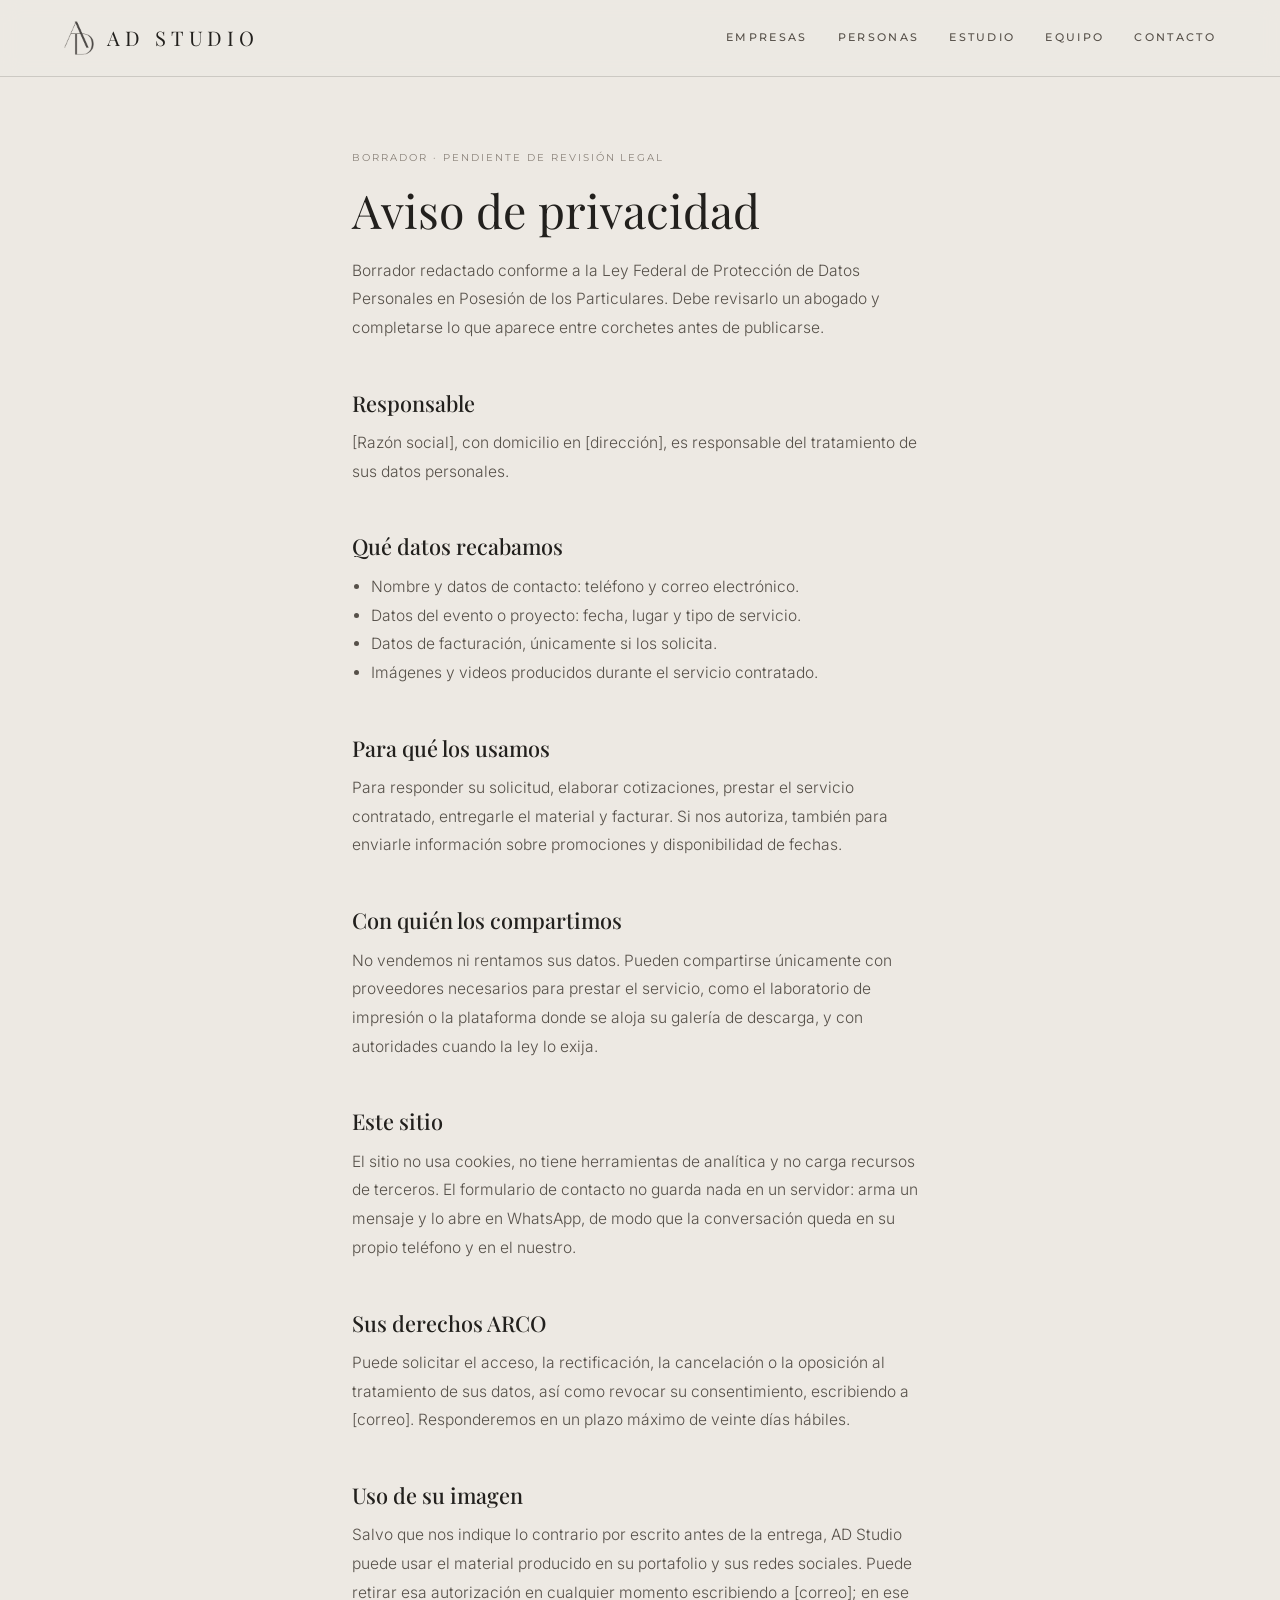
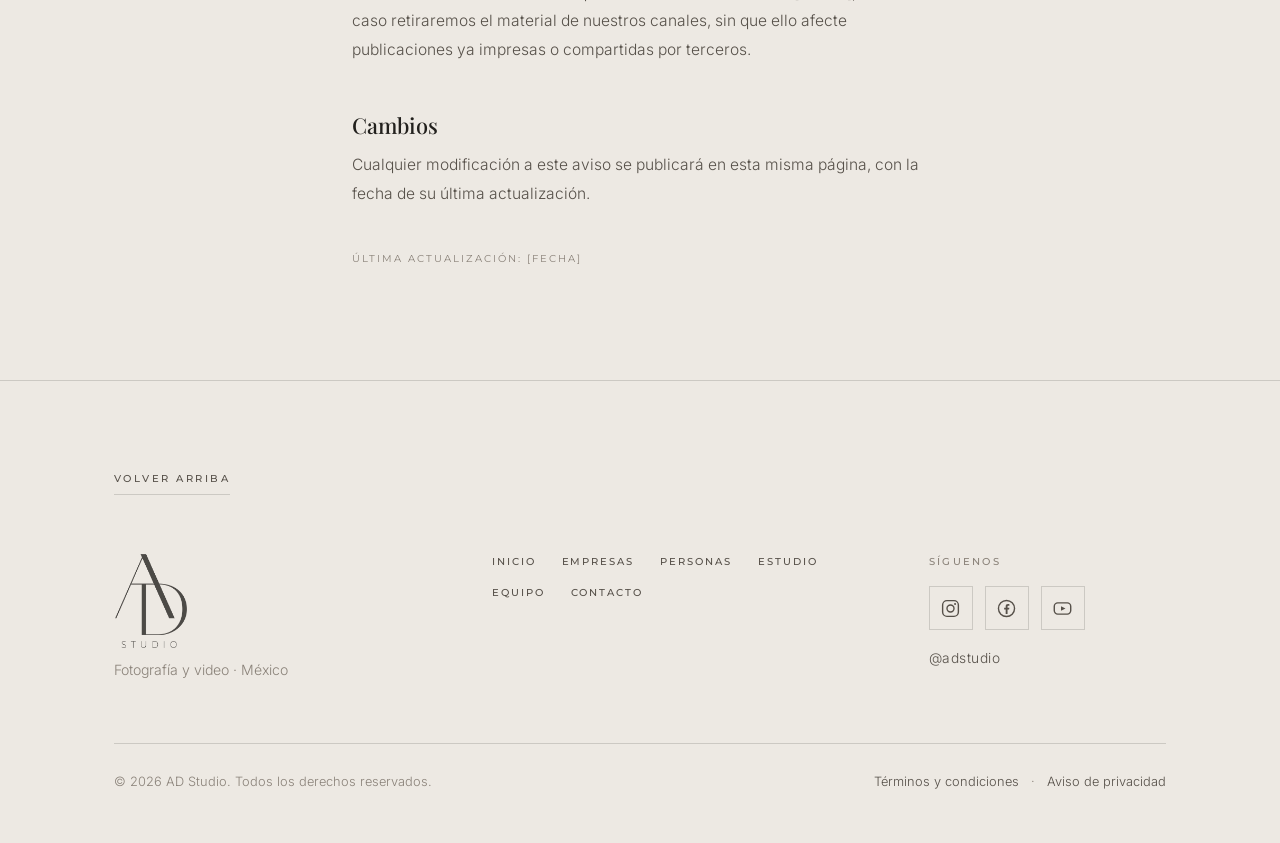
<file: privacidad.html>
<!DOCTYPE html>
<html lang="es">
<head>
<meta charset="utf-8">
<meta name="viewport" content="width=device-width, initial-scale=1">
<title>Aviso de privacidad — AD Studio</title>
<meta name="robots" content="noindex, nofollow, noarchive, nosnippet, noimageindex, notranslate">
<meta name="googlebot" content="noindex, nofollow">
<meta name="bingbot" content="noindex, nofollow">
<meta name="robots" content="noai, noimageai">
<meta name="referrer" content="no-referrer">
<meta http-equiv="Content-Security-Policy" content="default-src 'none'; img-src 'self' data:; media-src 'self'; style-src 'self'; script-src 'self'; font-src 'self'; form-action 'none'; base-uri 'none'; object-src 'none'">
<link rel="icon" href="img/favicon.png" type="image/png">
<link rel="stylesheet" href="estilo.css">
</head>
<body>

<header class="bar">
  <div class="bar__in">
    <a class="sign" href="index.html">
      <img class="sign__mark sign__mark--claro" src="img/logo-marca-claro.png" alt="" width="358" height="400">
      <img class="sign__mark sign__mark--oscuro" src="img/logo-marca.png" alt="" width="358" height="400">
      <span class="sign__txt">AD Studio</span>
    </a>
    <button class="burger" type="button" aria-label="Menú" aria-expanded="false">
      <span></span><span></span><span></span>
    </button>
    <nav class="nav">
      <a href="empresas.html">Empresas</a>
      <a href="personas.html">Personas</a>
      <a href="index.html#estudio">Estudio</a>
      <a href="index.html#equipo">Equipo</a>
      <a href="index.html#contacto">Contacto</a>
    </nav>
  </div>
</header>

<main class="legal">
  <div class="wrap narrow">
    <span class="updated">Borrador · pendiente de revisión legal</span>
    <h1 class="mt14">Aviso de privacidad</h1>
    <p class="lead mt20">Borrador redactado conforme a la Ley Federal de Protección de Datos Personales en Posesión de los Particulares. Debe revisarlo un abogado y completarse lo que aparece entre corchetes antes de publicarse.</p>

    <h2>Responsable</h2>
    <p>[Razón social], con domicilio en [dirección], es responsable del tratamiento de sus datos personales.</p>

    <h2>Qué datos recabamos</h2>
    <ul>
      <li>Nombre y datos de contacto: teléfono y correo electrónico.</li>
      <li>Datos del evento o proyecto: fecha, lugar y tipo de servicio.</li>
      <li>Datos de facturación, únicamente si los solicita.</li>
      <li>Imágenes y videos producidos durante el servicio contratado.</li>
    </ul>

    <h2>Para qué los usamos</h2>
    <p>Para responder su solicitud, elaborar cotizaciones, prestar el servicio contratado, entregarle el material y facturar. Si nos autoriza, también para enviarle información sobre promociones y disponibilidad de fechas.</p>

    <h2>Con quién los compartimos</h2>
    <p>No vendemos ni rentamos sus datos. Pueden compartirse únicamente con proveedores necesarios para prestar el servicio, como el laboratorio de impresión o la plataforma donde se aloja su galería de descarga, y con autoridades cuando la ley lo exija.</p>

    <h2>Este sitio</h2>
    <p>El sitio no usa cookies, no tiene herramientas de analítica y no carga recursos de terceros. El formulario de contacto no guarda nada en un servidor: arma un mensaje y lo abre en WhatsApp, de modo que la conversación queda en su propio teléfono y en el nuestro.</p>

    <h2>Sus derechos ARCO</h2>
    <p>Puede solicitar el acceso, la rectificación, la cancelación o la oposición al tratamiento de sus datos, así como revocar su consentimiento, escribiendo a [correo]. Responderemos en un plazo máximo de veinte días hábiles.</p>

    <h2>Uso de su imagen</h2>
    <p>Salvo que nos indique lo contrario por escrito antes de la entrega, AD Studio puede usar el material producido en su portafolio y sus redes sociales. Puede retirar esa autorización en cualquier momento escribiendo a [correo]; en ese caso retiraremos el material de nuestros canales, sin que ello afecte publicaciones ya impresas o compartidas por terceros.</p>

    <h2>Cambios</h2>
    <p>Cualquier modificación a este aviso se publicará en esta misma página, con la fecha de su última actualización.</p>

    <p class="updated mt40">Última actualización: [fecha]</p>
  </div>
</main>

<footer class="foot">
  <div class="wrap">
    <a class="foot__top" href="#">Volver arriba</a>

    <div class="foot__in">
      <div class="foot__brand">
        <p class="foot__mark"><img src="img/logo.png" alt="AD Studio" width="558" height="720"></p>
        <p class="foot__tag">Fotografía y video · México</p>
      </div>

      <nav class="foot__nav" aria-label="Pie de página">
        <a href="index.html">Inicio</a>
        <a href="empresas.html">Empresas</a>
        <a href="personas.html">Personas</a>
        <a href="index.html#estudio">Estudio</a>
        <a href="index.html#equipo">Equipo</a>
        <a href="index.html#contacto">Contacto</a>
      </nav>

      <!-- Redes: faltan las cuentas reales de Andrés. Borrar la que no use. -->
      <div class="foot__social">
        <p class="foot__follow">Síguenos</p>
        <ul class="social">
          <li><a href="https://instagram.com/adstudio" target="_blank" rel="noopener" aria-label="Instagram">
            <svg viewBox="0 0 24 24" width="21" height="21" aria-hidden="true" focusable="false">
              <rect x="3" y="3" width="18" height="18" rx="5" fill="none" stroke="currentColor" stroke-width="1.6"/>
              <circle cx="12" cy="12" r="4" fill="none" stroke="currentColor" stroke-width="1.6"/>
              <circle cx="17.2" cy="6.8" r="1.15" fill="currentColor"/>
            </svg></a></li>
          <li><a href="https://facebook.com/adstudio" target="_blank" rel="noopener" aria-label="Facebook">
            <svg viewBox="0 0 24 24" width="21" height="21" aria-hidden="true" focusable="false">
              <circle cx="12" cy="12" r="9.2" fill="none" stroke="currentColor" stroke-width="1.6"/>
              <path d="M13.2 18.4v-5.2h1.75l.32-2.05H13.2V9.85c0-.6.18-1 1.03-1h1.1V7.05c-.19-.03-.84-.09-1.6-.09-1.58 0-2.66.95-2.66 2.7v1.49H9.3v2.05h1.77v5.2z" fill="currentColor"/>
            </svg></a></li>
          <li><a href="https://youtube.com/@adstudio" target="_blank" rel="noopener" aria-label="YouTube">
            <svg viewBox="0 0 24 24" width="21" height="21" aria-hidden="true" focusable="false">
              <rect x="2.6" y="5.6" width="18.8" height="12.8" rx="4" fill="none" stroke="currentColor" stroke-width="1.6"/>
              <path d="M10.3 9.4l5.1 2.6-5.1 2.6z" fill="currentColor"/>
            </svg></a></li>
        </ul>
        <p class="foot__handle">@adstudio</p>
      </div>
    </div>

    <div class="foot__legal">
      <p>© <span class="anio">2026</span> AD Studio. Todos los derechos reservados.</p>
      <p class="foot__legal-links">
        <a href="terminos.html">Términos y condiciones</a>
        <span aria-hidden="true">·</span>
        <a href="privacidad.html">Aviso de privacidad</a>
      </p>
    </div>
  </div>
</footer>

<script src="sitio.js"></script>
</body>
</html>
</file>
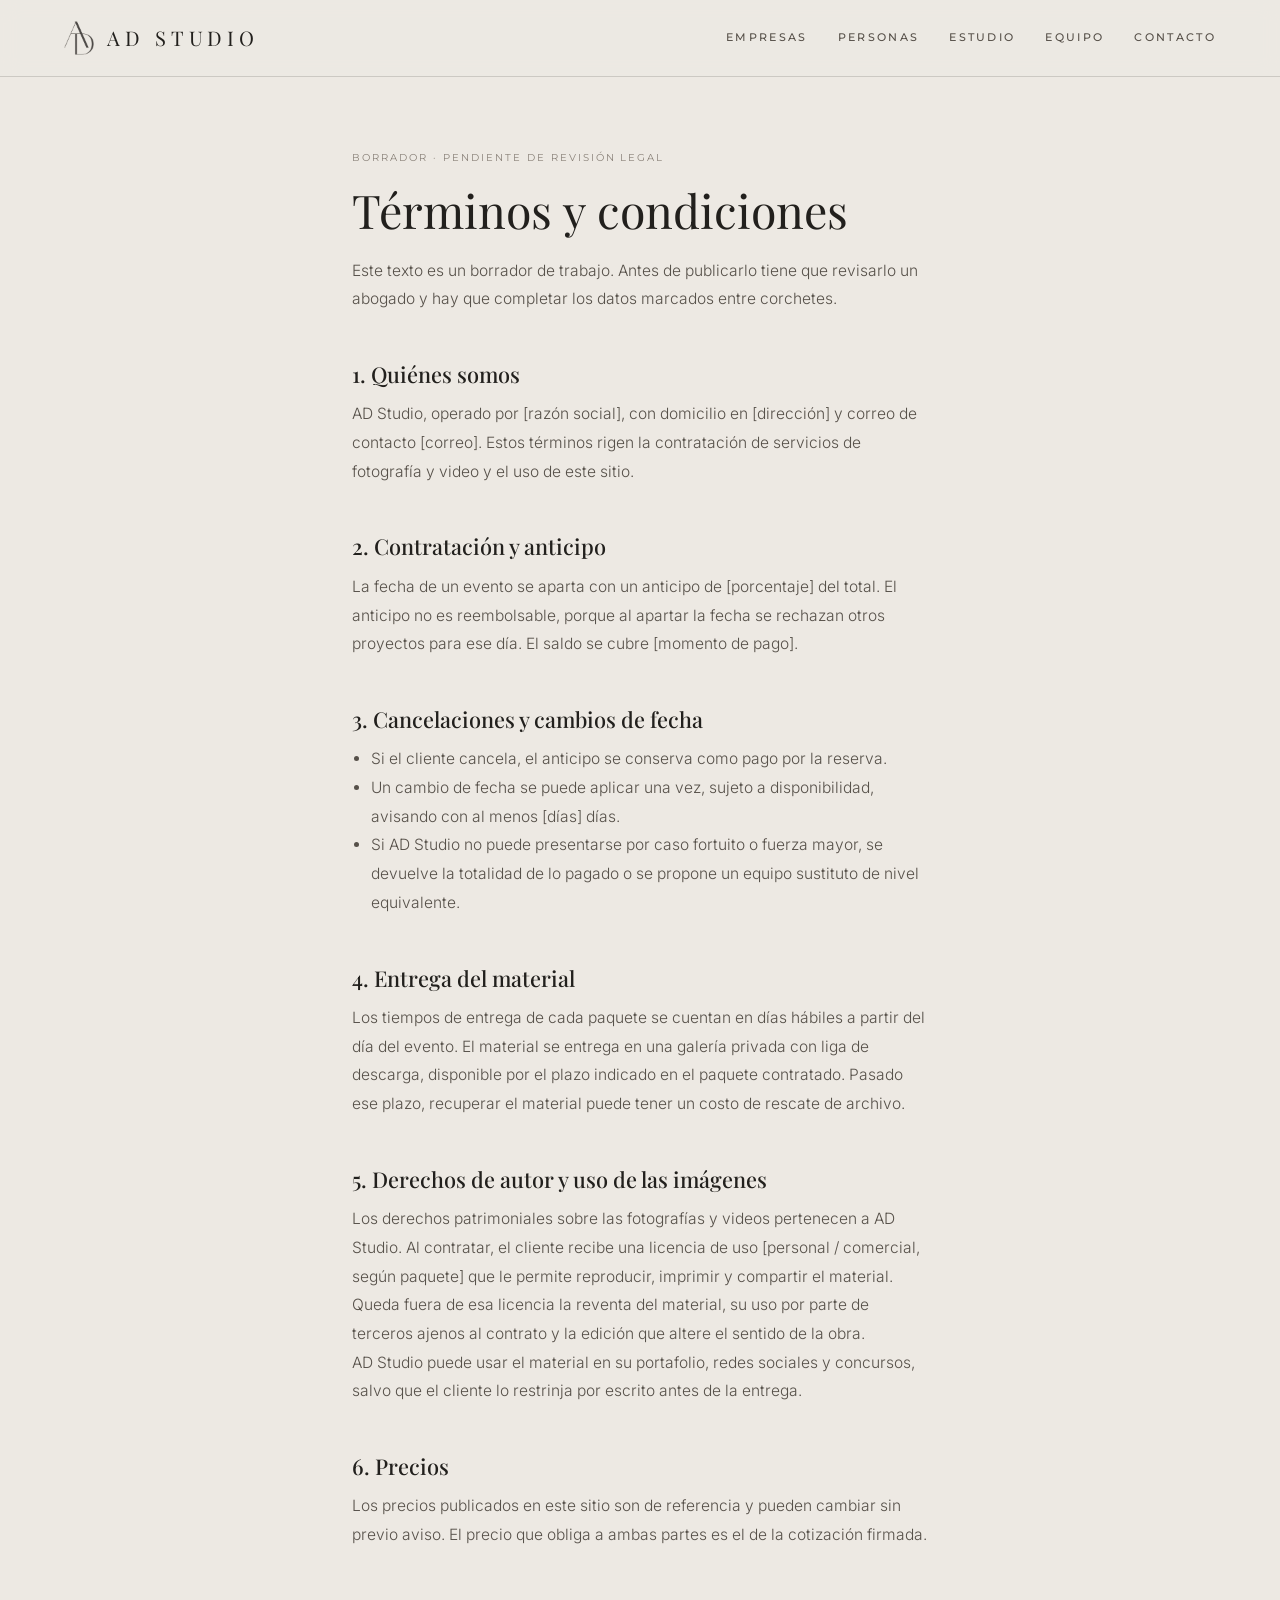
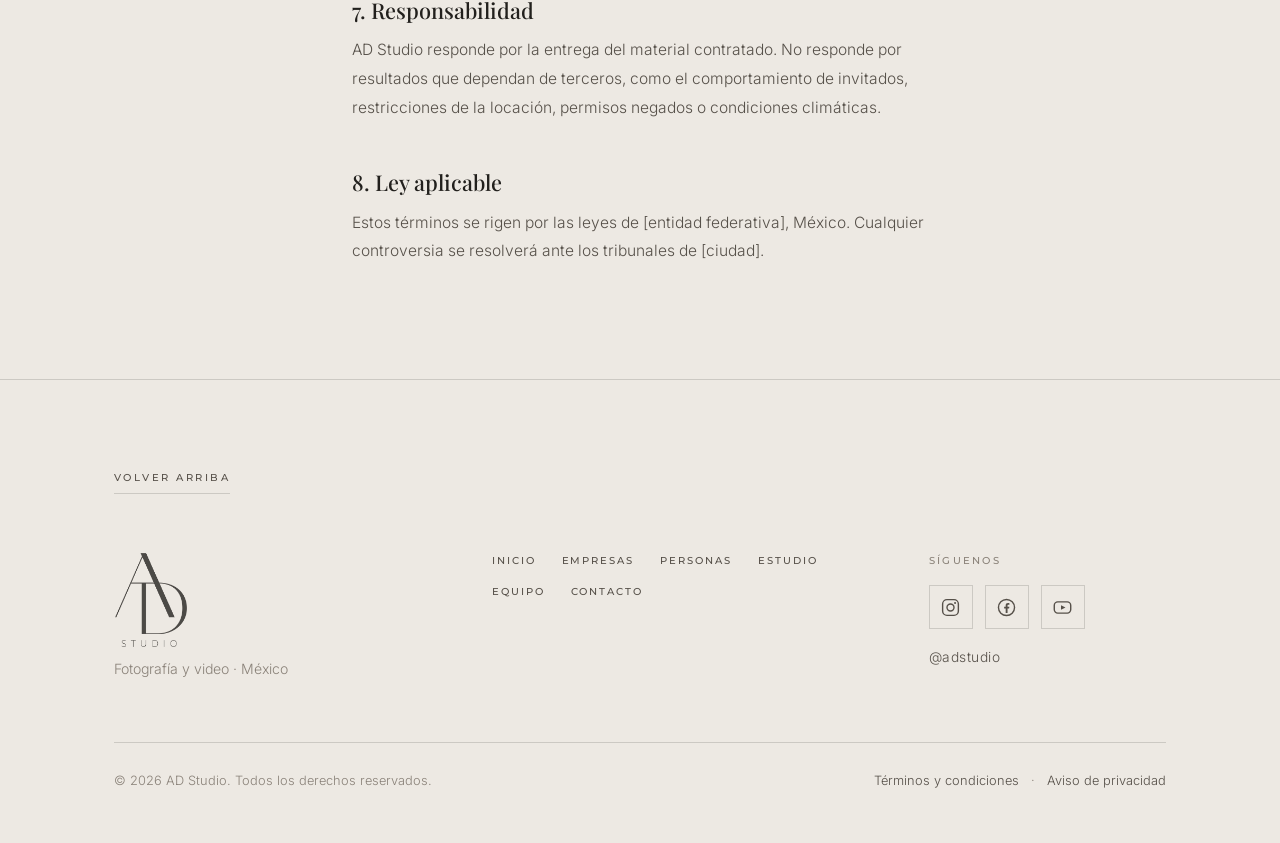
<file: terminos.html>
<!DOCTYPE html>
<html lang="es">
<head>
<meta charset="utf-8">
<meta name="viewport" content="width=device-width, initial-scale=1">
<title>Términos y condiciones — AD Studio</title>
<meta name="robots" content="noindex, nofollow, noarchive, nosnippet, noimageindex, notranslate">
<meta name="googlebot" content="noindex, nofollow">
<meta name="bingbot" content="noindex, nofollow">
<meta name="robots" content="noai, noimageai">
<meta name="referrer" content="no-referrer">
<meta http-equiv="Content-Security-Policy" content="default-src 'none'; img-src 'self' data:; media-src 'self'; style-src 'self'; script-src 'self'; font-src 'self'; form-action 'none'; base-uri 'none'; object-src 'none'">
<link rel="icon" href="img/favicon.png" type="image/png">
<link rel="stylesheet" href="estilo.css">
</head>
<body>

<header class="bar">
  <div class="bar__in">
    <a class="sign" href="index.html">
      <img class="sign__mark sign__mark--claro" src="img/logo-marca-claro.png" alt="" width="358" height="400">
      <img class="sign__mark sign__mark--oscuro" src="img/logo-marca.png" alt="" width="358" height="400">
      <span class="sign__txt">AD Studio</span>
    </a>
    <button class="burger" type="button" aria-label="Menú" aria-expanded="false">
      <span></span><span></span><span></span>
    </button>
    <nav class="nav">
      <a href="empresas.html">Empresas</a>
      <a href="personas.html">Personas</a>
      <a href="index.html#estudio">Estudio</a>
      <a href="index.html#equipo">Equipo</a>
      <a href="index.html#contacto">Contacto</a>
    </nav>
  </div>
</header>

<main class="legal">
  <div class="wrap narrow">
    <span class="updated">Borrador · pendiente de revisión legal</span>
    <h1 class="mt14">Términos y condiciones</h1>
    <p class="lead mt20">Este texto es un borrador de trabajo. Antes de publicarlo tiene que revisarlo un abogado y hay que completar los datos marcados entre corchetes.</p>

    <h2>1. Quiénes somos</h2>
    <p>AD Studio, operado por [razón social], con domicilio en [dirección] y correo de contacto [correo]. Estos términos rigen la contratación de servicios de fotografía y video y el uso de este sitio.</p>

    <h2>2. Contratación y anticipo</h2>
    <p>La fecha de un evento se aparta con un anticipo de [porcentaje] del total. El anticipo no es reembolsable, porque al apartar la fecha se rechazan otros proyectos para ese día. El saldo se cubre [momento de pago].</p>

    <h2>3. Cancelaciones y cambios de fecha</h2>
    <ul>
      <li>Si el cliente cancela, el anticipo se conserva como pago por la reserva.</li>
      <li>Un cambio de fecha se puede aplicar una vez, sujeto a disponibilidad, avisando con al menos [días] días.</li>
      <li>Si AD Studio no puede presentarse por caso fortuito o fuerza mayor, se devuelve la totalidad de lo pagado o se propone un equipo sustituto de nivel equivalente.</li>
    </ul>

    <h2>4. Entrega del material</h2>
    <p>Los tiempos de entrega de cada paquete se cuentan en días hábiles a partir del día del evento. El material se entrega en una galería privada con liga de descarga, disponible por el plazo indicado en el paquete contratado. Pasado ese plazo, recuperar el material puede tener un costo de rescate de archivo.</p>

    <h2>5. Derechos de autor y uso de las imágenes</h2>
    <p>Los derechos patrimoniales sobre las fotografías y videos pertenecen a AD Studio. Al contratar, el cliente recibe una licencia de uso [personal / comercial, según paquete] que le permite reproducir, imprimir y compartir el material. Queda fuera de esa licencia la reventa del material, su uso por parte de terceros ajenos al contrato y la edición que altere el sentido de la obra.</p>
    <p>AD Studio puede usar el material en su portafolio, redes sociales y concursos, salvo que el cliente lo restrinja por escrito antes de la entrega.</p>

    <h2>6. Precios</h2>
    <p>Los precios publicados en este sitio son de referencia y pueden cambiar sin previo aviso. El precio que obliga a ambas partes es el de la cotización firmada.</p>

    <h2>7. Responsabilidad</h2>
    <p>AD Studio responde por la entrega del material contratado. No responde por resultados que dependan de terceros, como el comportamiento de invitados, restricciones de la locación, permisos negados o condiciones climáticas.</p>

    <h2>8. Ley aplicable</h2>
    <p>Estos términos se rigen por las leyes de [entidad federativa], México. Cualquier controversia se resolverá ante los tribunales de [ciudad].</p>
  </div>
</main>

<footer class="foot">
  <div class="wrap">
    <a class="foot__top" href="#">Volver arriba</a>

    <div class="foot__in">
      <div class="foot__brand">
        <p class="foot__mark"><img src="img/logo.png" alt="AD Studio" width="558" height="720"></p>
        <p class="foot__tag">Fotografía y video · México</p>
      </div>

      <nav class="foot__nav" aria-label="Pie de página">
        <a href="index.html">Inicio</a>
        <a href="empresas.html">Empresas</a>
        <a href="personas.html">Personas</a>
        <a href="index.html#estudio">Estudio</a>
        <a href="index.html#equipo">Equipo</a>
        <a href="index.html#contacto">Contacto</a>
      </nav>

      <!-- Redes: faltan las cuentas reales de Andrés. Borrar la que no use. -->
      <div class="foot__social">
        <p class="foot__follow">Síguenos</p>
        <ul class="social">
          <li><a href="https://instagram.com/adstudio" target="_blank" rel="noopener" aria-label="Instagram">
            <svg viewBox="0 0 24 24" width="21" height="21" aria-hidden="true" focusable="false">
              <rect x="3" y="3" width="18" height="18" rx="5" fill="none" stroke="currentColor" stroke-width="1.6"/>
              <circle cx="12" cy="12" r="4" fill="none" stroke="currentColor" stroke-width="1.6"/>
              <circle cx="17.2" cy="6.8" r="1.15" fill="currentColor"/>
            </svg></a></li>
          <li><a href="https://facebook.com/adstudio" target="_blank" rel="noopener" aria-label="Facebook">
            <svg viewBox="0 0 24 24" width="21" height="21" aria-hidden="true" focusable="false">
              <circle cx="12" cy="12" r="9.2" fill="none" stroke="currentColor" stroke-width="1.6"/>
              <path d="M13.2 18.4v-5.2h1.75l.32-2.05H13.2V9.85c0-.6.18-1 1.03-1h1.1V7.05c-.19-.03-.84-.09-1.6-.09-1.58 0-2.66.95-2.66 2.7v1.49H9.3v2.05h1.77v5.2z" fill="currentColor"/>
            </svg></a></li>
          <li><a href="https://youtube.com/@adstudio" target="_blank" rel="noopener" aria-label="YouTube">
            <svg viewBox="0 0 24 24" width="21" height="21" aria-hidden="true" focusable="false">
              <rect x="2.6" y="5.6" width="18.8" height="12.8" rx="4" fill="none" stroke="currentColor" stroke-width="1.6"/>
              <path d="M10.3 9.4l5.1 2.6-5.1 2.6z" fill="currentColor"/>
            </svg></a></li>
        </ul>
        <p class="foot__handle">@adstudio</p>
      </div>
    </div>

    <div class="foot__legal">
      <p>© <span class="anio">2026</span> AD Studio. Todos los derechos reservados.</p>
      <p class="foot__legal-links">
        <a href="terminos.html">Términos y condiciones</a>
        <span aria-hidden="true">·</span>
        <a href="privacidad.html">Aviso de privacidad</a>
      </p>
    </div>
  </div>
</footer>

<script src="sitio.js"></script>
</body>
</html>
</file>
<file: estilo.css>
/* =========================================================
   AD STUDIO - Propuesta F "Galería"
   Mismo contenido y misma paleta clara que "Luz", otra puesta
   en pagina: composicion centrada de revista, las dos puertas
   a sangre de lado a lado, trayectoria en linea de tiempo.
   Tipografias del brief: Playfair Display + Montserrat + Inter.
   ========================================================= */

@font-face{font-family:'Playfair Display';font-style:normal;font-weight:400;font-display:swap;src:url(fonts/PlayfairDisplay-400-normal.woff2) format('woff2')}
@font-face{font-family:'Playfair Display';font-style:normal;font-weight:500;font-display:swap;src:url(fonts/PlayfairDisplay-500-normal.woff2) format('woff2')}
@font-face{font-family:'Playfair Display';font-style:normal;font-weight:600;font-display:swap;src:url(fonts/PlayfairDisplay-600-normal.woff2) format('woff2')}
@font-face{font-family:'Playfair Display';font-style:italic;font-weight:400;font-display:swap;src:url(fonts/PlayfairDisplay-400-italic.woff2) format('woff2')}
@font-face{font-family:'Montserrat';font-style:normal;font-weight:400;font-display:swap;src:url(fonts/Montserrat-400-normal.woff2) format('woff2')}
@font-face{font-family:'Montserrat';font-style:normal;font-weight:500;font-display:swap;src:url(fonts/Montserrat-500-normal.woff2) format('woff2')}
@font-face{font-family:'Montserrat';font-style:normal;font-weight:600;font-display:swap;src:url(fonts/Montserrat-600-normal.woff2) format('woff2')}
@font-face{font-family:'Inter';font-style:normal;font-weight:300;font-display:swap;src:url(fonts/Inter-300-normal.woff2) format('woff2')}
@font-face{font-family:'Inter';font-style:normal;font-weight:400;font-display:swap;src:url(fonts/Inter-400-normal.woff2) format('woff2')}
@font-face{font-family:'Inter';font-style:normal;font-weight:500;font-display:swap;src:url(fonts/Inter-500-normal.woff2) format('woff2')}

:root{
  /* misma paleta de la propuesta 3 que pidio Andres */
  --bone:#EDE9E3;
  --bone-2:#E4DFD7;
  --bone-3:#D8D2C8;
  --char:#22201D;
  --char-2:#565049;
  --char-3:#8A8279;
  --night:#1A2B4C;
  --steel:#2E5B88;
  --copper:#B07F53;
  --rule:rgba(34,32,29,.16);
  --accent:#1A2B4C;

  --display:"Playfair Display",Georgia,"Times New Roman",serif;
  --text:"Inter",system-ui,-apple-system,"Segoe UI",sans-serif;
  --label:"Montserrat",system-ui,-apple-system,sans-serif;
  --ease:cubic-bezier(.22,.61,.36,1);

  --gut:clamp(22px,5vw,80px);
  --stack:clamp(76px,11vw,160px);
}
[data-zone="empresas"]{--accent:#2E5B88}
[data-zone="personas"]{--accent:#B07F53}

*{box-sizing:border-box}
html{scroll-behavior:smooth;-webkit-text-size-adjust:100%}
body{
  margin:0;background:var(--bone);color:var(--char);
  font-family:var(--text);font-weight:300;font-size:17px;line-height:1.8;
  -webkit-font-smoothing:antialiased;overflow-x:hidden;
}
img{max-width:100%;display:block}
a{color:inherit;text-decoration:none}
p{margin:0}
h1,h2,h3{margin:0;font-family:var(--display);font-weight:400;line-height:1.12;text-wrap:balance}
:focus-visible{outline:2px solid var(--accent);outline-offset:3px}
button,input,select,textarea{font:inherit;color:inherit}
.sr{position:absolute;width:1px;height:1px;overflow:hidden;clip:rect(0 0 0 0);white-space:nowrap}

.wrap{max-width:1180px;margin:0 auto;padding:0 var(--gut)}
.narrow{max-width:64ch}

/* En esta propuesta los encabezados de seccion van centrados:
   es lo que le da el aire de galeria. */
.tag{
  font-family:var(--label);font-size:.64rem;font-weight:500;
  letter-spacing:.32em;text-transform:uppercase;color:var(--char-3);
  display:block;margin-bottom:20px;
}
.lead{font-size:1.05rem;color:var(--char-2);line-height:1.85;max-width:62ch}
.block > .wrap > .tag,
.block > .wrap > h2,
.block > .wrap > .lead,
.doors > .wrap > .tag,
.doors > .wrap > .doors__title{text-align:center;margin-left:auto;margin-right:auto}

/* ---------- barra ---------- */
.bar{position:fixed;top:0;left:0;right:0;z-index:60;transition:background .4s var(--ease),border-color .4s var(--ease);border-bottom:1px solid transparent}
.bar.is-solid{background:rgba(237,233,227,.95);backdrop-filter:blur(10px);border-bottom-color:var(--rule)}
.bar__in{display:flex;align-items:center;justify-content:space-between;gap:20px;min-height:76px;padding:0 var(--gut)}
.sign{font-family:var(--display);font-size:1.26rem;letter-spacing:.24em;text-transform:uppercase;color:#EDE9E3}
.bar.is-solid .sign,.bar.is-plain .sign{color:var(--char)}
.nav{display:flex;align-items:center;gap:30px}
.nav a{
  font-family:var(--label);font-size:.66rem;font-weight:500;letter-spacing:.22em;
  text-transform:uppercase;color:#EDE9E3;opacity:.88;padding:6px 0;
  border-bottom:1px solid transparent;transition:border-color .3s var(--ease),opacity .3s var(--ease);
}
.bar.is-solid .nav a,.bar.is-plain .nav a{color:var(--char-2);opacity:1}
.nav a:hover{border-bottom-color:currentColor}
.nav a[aria-current="page"]{border-bottom-color:var(--accent)}
.burger{display:none;background:none;border:0;width:46px;height:46px;cursor:pointer;align-items:center;justify-content:center;flex-direction:column;gap:5px}
.burger span{display:block;width:21px;height:1.5px;background:#EDE9E3;transition:transform .3s var(--ease),opacity .2s var(--ease)}
.bar.is-solid .burger span,.bar.is-plain .burger span{background:var(--char)}

/* ---------- hero: el video manda, el texto va centrado ---------- */
.hero{position:relative;height:100svh;min-height:560px;overflow:hidden;background:var(--char)}
.hero__media{position:absolute;inset:0}
.hero__media img,.hero__media video{position:absolute;inset:0;width:100%;height:100%;object-fit:cover}
.hero__media::after{content:"";position:absolute;inset:0;background:linear-gradient(180deg,rgba(34,32,29,.46) 0%,rgba(34,32,29,.22) 45%,rgba(34,32,29,.52) 100%)}
.cineloop img{opacity:0;animation:cine 18s infinite var(--ease);transform:scale(1.04)}
.cineloop img:nth-child(1){animation-delay:0s}
.cineloop img:nth-child(2){animation-delay:6s}
.cineloop img:nth-child(3){animation-delay:12s}
@keyframes cine{
  0%{opacity:0;transform:scale(1.02)}
  6%{opacity:1}
  33%{opacity:1;transform:scale(1.11)}
  39%{opacity:0;transform:scale(1.12)}
  100%{opacity:0}
}
.hero__in{
  position:relative;z-index:2;height:100%;display:flex;flex-direction:column;
  align-items:center;justify-content:center;text-align:center;
  padding:0 var(--gut);max-width:1180px;margin:0 auto;color:#EDE9E3;
}
.hero .tag{color:rgba(237,233,227,.76);letter-spacing:.38em;margin-bottom:26px}
.hero h1{font-size:clamp(2.4rem,6.2vw,5rem);font-weight:400;line-height:1.1;max-width:18ch}
.hero h1 em{font-style:italic}
.hero__sub{margin-top:26px;max-width:46ch;color:rgba(237,233,227,.88);font-size:1.02rem;line-height:1.75}
.scroll{
  position:absolute;left:50%;bottom:30px;transform:translateX(-50%);z-index:2;
  font-family:var(--label);font-size:.58rem;letter-spacing:.3em;text-transform:uppercase;
  color:rgba(237,233,227,.66);display:flex;flex-direction:column;align-items:center;gap:12px;
}
.scroll::after{content:"";width:1px;height:46px;background:linear-gradient(rgba(237,233,227,.66),transparent)}

/* ---------- dos puertas a sangre, lado a lado ---------- */
.doors{padding:var(--stack) 0 0}
.doors__title{font-family:var(--display);font-size:clamp(1.8rem,4vw,2.8rem);font-weight:400;max-width:22ch}
.doors__grid{
  display:grid;grid-template-columns:1fr 1fr;gap:0;
  margin-top:clamp(40px,5vw,64px);
  width:100vw;margin-left:calc(50% - 50vw);
}
.door{position:relative;display:block;overflow:hidden;background:var(--bone-3);aspect-ratio:3/4;isolation:isolate}
.door img{position:absolute;inset:0;width:100%;height:100%;object-fit:cover;z-index:-2;transition:transform 1.2s var(--ease)}
.door::after{
  content:"";position:absolute;inset:0;z-index:-1;
  background:linear-gradient(180deg,rgba(34,32,29,.20) 0%,rgba(34,32,29,.34) 55%,rgba(34,32,29,.72) 100%);
  transition:background .5s var(--ease);
}
.door:hover img,.door:focus-visible img{transform:scale(1.05)}
.door--e::after{background:linear-gradient(180deg,rgba(26,43,76,.22) 0%,rgba(26,43,76,.38) 55%,rgba(26,43,76,.78) 100%)}
.door--p::after{background:linear-gradient(180deg,rgba(60,40,26,.22) 0%,rgba(60,40,26,.36) 55%,rgba(60,40,26,.76) 100%)}
.door__in{
  position:relative;height:100%;display:flex;flex-direction:column;
  align-items:center;justify-content:center;text-align:center;
  padding:clamp(24px,4vw,56px);color:#EDE9E3;
}
.door h3{font-size:clamp(1.9rem,3.8vw,3rem);font-weight:400;letter-spacing:.02em}
.door p{margin-top:16px;font-size:.98rem;line-height:1.7;color:rgba(237,233,227,.88);max-width:30ch}
.door .go{
  margin-top:28px;display:inline-flex;flex-direction:column;align-items:center;gap:10px;
  font-family:var(--label);font-size:.64rem;font-weight:600;letter-spacing:.26em;text-transform:uppercase;
}
.door .go::after{content:"";width:34px;height:1px;background:currentColor;transition:width .35s var(--ease)}
.door:hover .go::after,.door:focus-visible .go::after{width:60px}

/* ---------- bloques ---------- */
.block{padding:var(--stack) 0}
.block--rule{border-top:1px solid var(--rule)}
.block h2{font-size:clamp(2rem,4.2vw,3.1rem);font-weight:400}
.block h2 em{font-style:italic}
.duo{display:grid;grid-template-columns:1fr 1fr;gap:clamp(32px,6vw,80px);align-items:center}
.duo figure{margin:0;aspect-ratio:4/5;overflow:hidden;background:var(--bone-3)}
.duo figure img{width:100%;height:100%;object-fit:cover}
.facts{display:flex;flex-wrap:wrap;gap:clamp(26px,5vw,58px);margin-top:40px;padding-top:30px;border-top:1px solid var(--rule)}
.fact b{display:block;font-family:var(--display);font-size:2.4rem;font-weight:400;line-height:1}
.fact span{font-family:var(--label);font-size:.62rem;letter-spacing:.22em;text-transform:uppercase;color:var(--char-3)}

/* ---------- estudio: cita centrada y linea de tiempo ---------- */
.split{display:block;max-width:74ch;margin:0 auto;text-align:center}
.quote{
  font-family:var(--display);font-style:italic;font-weight:400;
  font-size:clamp(1.6rem,3.2vw,2.4rem);line-height:1.34;color:var(--char);
  border:0;padding:0;margin:0 auto clamp(30px,4vw,46px);max-width:24ch;
}
.split h2{margin-bottom:0}
.split .lead{margin-left:auto;margin-right:auto;text-align:left}
.path{
  display:grid;grid-template-columns:repeat(4,1fr);gap:clamp(18px,2.6vw,34px);
  margin:clamp(52px,7vw,84px) 0 0;padding-top:clamp(30px,3.6vw,44px);
  border-top:1px solid var(--rule);position:relative;
}
.path > div{display:flex;flex-direction:column;gap:12px;position:relative;padding-top:22px}
.path > div::before{
  content:"";position:absolute;top:-2px;left:0;width:9px;height:9px;
  background:var(--accent);border-radius:50%;transform:translateY(-50%);
}
.path dt{font-family:var(--label);font-size:.64rem;font-weight:600;letter-spacing:.22em;text-transform:uppercase;color:var(--accent)}
.path dd{margin:0}
.path dd h3{font-size:1.24rem;font-weight:500;margin-bottom:8px}
.path dd p{font-size:.92rem;line-height:1.7;color:var(--char-2)}
.banner{position:relative;margin:clamp(52px,7vw,84px) 0 0;aspect-ratio:21/9;overflow:hidden;background:var(--bone-3)}
.banner img{width:100%;height:100%;object-fit:cover}

/* ---------- equipo ---------- */
.crew{display:grid;grid-template-columns:repeat(4,1fr);gap:clamp(14px,2vw,24px);margin-top:clamp(40px,5vw,60px)}
.flip{perspective:1200px;background:none;border:0;padding:0;cursor:pointer;text-align:center;font:inherit;color:inherit}
.flip__in{display:block;position:relative;aspect-ratio:3/4;transition:transform .7s var(--ease);transform-style:preserve-3d}
.flip[aria-pressed="true"] .flip__in{transform:rotateY(180deg)}
.flip__face{position:absolute;inset:0;backface-visibility:hidden;overflow:hidden;background:var(--bone-3)}
.flip__face img{width:100%;height:100%;object-fit:cover;filter:grayscale(1) contrast(1.04);transition:filter .5s var(--ease)}
.flip:hover .flip__face img{filter:grayscale(.15) contrast(1.02)}
.flip__back{
  transform:rotateY(180deg);background:var(--bone-2);color:var(--char);
  display:flex;flex-direction:column;justify-content:center;gap:12px;padding:clamp(18px,2.2vw,28px);
  text-align:left;border-top:2px solid var(--accent);
}
.flip__back .who{font-family:var(--display);font-size:1.42rem;font-weight:400;line-height:1.14}
.flip__back .role{font-family:var(--label);font-size:.58rem;letter-spacing:.22em;text-transform:uppercase;color:var(--char-3)}
.flip__back .bio{font-size:.88rem;line-height:1.6;color:var(--char-2)}
.flip__name{display:block;margin-top:16px}
.flip__name b{display:block;font-family:var(--display);font-size:1.12rem;font-weight:400}
.flip__name span{font-family:var(--label);font-size:.58rem;letter-spacing:.22em;text-transform:uppercase;color:var(--char-3)}
.flip__hint{font-family:var(--label);font-size:.56rem;letter-spacing:.2em;text-transform:uppercase;color:var(--char-3);margin-top:6px;display:block}

/* ---------- opiniones ---------- */
.voices{display:grid;grid-template-columns:repeat(3,1fr);gap:clamp(22px,3vw,46px);margin-top:clamp(40px,5vw,58px)}
.voice{border-top:1px solid var(--rule);padding-top:28px;margin:0;text-align:center}
.voice blockquote{margin:0;font-family:var(--display);font-size:1.22rem;font-weight:400;font-style:italic;line-height:1.5;color:var(--char)}
.voice figcaption{margin-top:20px;font-family:var(--label);font-size:.6rem;letter-spacing:.22em;text-transform:uppercase;color:var(--char-3)}

/* ---------- galerias ---------- */
.shots{display:grid;grid-template-columns:repeat(4,1fr);gap:clamp(8px,1.2vw,14px);margin-top:clamp(36px,4.4vw,52px)}
.shot{position:relative;margin:0;aspect-ratio:3/4;overflow:hidden;background:var(--bone-3)}
.shot img{width:100%;height:100%;object-fit:cover;transition:transform .9s var(--ease)}
.shot:hover img{transform:scale(1.08)}
.more{display:none}

/* ---------- paquetes ---------- */
.packs{margin-top:clamp(36px,4.4vw,52px);border-top:1px solid var(--rule);max-width:900px;margin-left:auto;margin-right:auto}
.pack{border-bottom:1px solid var(--rule)}
.pack summary{list-style:none;cursor:pointer;padding:28px 0;display:flex;align-items:baseline;justify-content:space-between;gap:20px}
.pack summary::-webkit-details-marker{display:none}
.pack summary h3{font-size:clamp(1.3rem,2.3vw,1.8rem);font-weight:400}
.pack[open] summary h3{color:var(--accent)}
.pack .from{font-family:var(--label);font-size:.64rem;letter-spacing:.2em;text-transform:uppercase;color:var(--char-3);white-space:nowrap}
.pack__body{padding-bottom:32px;display:grid;grid-template-columns:1fr 1fr;gap:clamp(22px,4vw,56px)}
.pack__body ul{margin:0;padding-left:1.1em;color:var(--char-2);font-size:.95rem;line-height:1.9}

/* ---------- contacto ---------- */
.talk__grid{display:grid;grid-template-columns:minmax(0,1.5fr) minmax(0,.9fr);gap:clamp(30px,5vw,64px);margin-top:clamp(40px,5vw,58px);align-items:start;text-align:left}
.form{background:var(--bone-2);padding:clamp(24px,3.4vw,44px)}
.form .row{display:grid;grid-template-columns:1fr 1fr;gap:clamp(14px,2vw,24px)}
.f{margin:0 0 clamp(16px,2vw,22px);display:flex;flex-direction:column;gap:8px}
.f label{font-family:var(--label);font-size:.6rem;font-weight:500;letter-spacing:.22em;text-transform:uppercase;color:var(--char-3)}
.f input,.f select,.f textarea{
  background:var(--bone);border:1px solid var(--rule);
  padding:13px 14px;min-height:48px;font-size:1rem;font-weight:300;width:100%;border-radius:0;
  transition:border-color .3s var(--ease);
}
.f select{appearance:none;cursor:pointer}
.f input:focus,.f select:focus,.f textarea:focus{outline:none;border-color:var(--accent)}
.f textarea{min-height:124px;resize:vertical;line-height:1.7}
.f input::placeholder,.f textarea::placeholder{color:var(--char-3)}

.btn{
  display:inline-flex;align-items:center;gap:12px;margin-top:34px;
  font-family:var(--label);font-size:.64rem;font-weight:600;letter-spacing:.24em;text-transform:uppercase;
  background:var(--accent);color:#EDE9E3;padding:18px 34px;min-height:52px;
  transition:filter .25s var(--ease),transform .25s var(--ease);
}
.btn:hover{filter:brightness(1.22);transform:translateY(-1px)}
.btn--line{background:transparent;color:var(--char);border:1px solid var(--char-3)}
.btn--line:hover{filter:none;background:var(--bone);border-color:var(--char)}
.send{display:flex;flex-wrap:wrap;gap:14px;margin-top:clamp(18px,2.4vw,28px)}
.send .btn{margin-top:0}
.estado{margin-top:16px;font-size:.88rem;color:var(--accent);min-height:1.2em}
.fine{margin-top:12px;font-size:.82rem;line-height:1.6;color:var(--char-3);max-width:52ch}
.fine a{border-bottom:1px solid var(--rule)}

.card{background:transparent;padding:0;border-top:2px solid var(--accent);padding-top:clamp(22px,2.6vw,30px)}
.card .tag{margin-bottom:24px}
.card dl{margin:0;display:flex;flex-direction:column;gap:24px}
.card dt{font-family:var(--label);font-size:.58rem;font-weight:500;letter-spacing:.22em;text-transform:uppercase;color:var(--char-3)}
.card dd{margin:6px 0 0;font-size:1rem;color:var(--char)}
.card dd a{border-bottom:1px solid var(--rule);transition:border-color .3s var(--ease)}
.card dd a:hover{border-bottom-color:var(--accent)}

.cta{background:var(--bone-2);color:var(--char);border-top:2px solid var(--accent);padding:var(--stack) 0;text-align:center}
.cta .tag{color:var(--char-3)}
.cta h2{font-size:clamp(2rem,4.4vw,3.2rem);font-weight:400;max-width:18ch;margin:0 auto}
.cta p{margin:20px auto 0;color:var(--char-2);max-width:48ch}
.cta .send{margin-top:34px;justify-content:center}
.cta .fine{margin-left:auto;margin-right:auto}

/* ---------- pie ---------- */
.foot{padding:60px 0 50px;border-top:1px solid var(--rule);font-size:.86rem;color:var(--char-3)}
.foot__in{display:flex;flex-wrap:wrap;gap:20px 46px;justify-content:space-between;align-items:flex-start}
.foot a{color:var(--char-2)}
.foot a:hover{color:var(--char)}
.foot nav{display:flex;flex-wrap:wrap;gap:8px 26px;font-family:var(--label);font-size:.62rem;letter-spacing:.2em;text-transform:uppercase}
.foot__mark{font-family:var(--display);font-size:1.18rem;letter-spacing:.22em;text-transform:uppercase;color:var(--char)}
.foot__in p + p{margin-top:10px}

/* ---------- paginas internas ---------- */
.phero{position:relative;height:min(72svh,620px);min-height:420px;overflow:hidden;background:var(--char)}
.phero img{position:absolute;inset:0;width:100%;height:100%;object-fit:cover}
.phero::after{content:"";position:absolute;inset:0;background:linear-gradient(180deg,rgba(34,32,29,.44),rgba(34,32,29,.64))}
.phero__in{position:relative;z-index:2;height:100%;display:flex;flex-direction:column;align-items:center;justify-content:center;text-align:center;padding:0 var(--gut);max-width:1180px;margin:0 auto;color:#EDE9E3}
.phero h1{font-size:clamp(2.2rem,5.6vw,4.2rem);font-weight:400;max-width:16ch}
.phero .tag{color:rgba(237,233,227,.76)}
.phero p{margin-top:20px;max-width:46ch;color:rgba(237,233,227,.88)}

.svcs{display:grid;grid-template-columns:repeat(3,1fr);gap:clamp(24px,3.4vw,48px);margin-top:clamp(40px,5vw,56px)}
.svc{border-top:1px solid var(--rule);padding-top:26px;text-align:center}
.svc h3{font-size:1.38rem;font-weight:500;margin-bottom:12px}
.svc p{font-size:.93rem;color:var(--char-2);line-height:1.75}

.note{margin:clamp(36px,4.4vw,52px) auto 0;background:var(--bone-2);padding:clamp(24px,3.4vw,40px);border-top:2px solid var(--accent);max-width:900px}
.note h3{font-size:1.34rem;font-weight:500;margin-bottom:12px}
.note p{color:var(--char-2);font-size:.95rem}

/* ---------- legal ---------- */
.legal{padding:140px 0 calc(var(--stack) * .8)}
.legal h1{font-size:clamp(2rem,4.2vw,2.9rem);font-weight:400;margin-bottom:10px}
.legal h2{font-size:1.36rem;font-weight:500;margin:48px 0 14px}
.legal p,.legal li{color:var(--char-2);font-size:.97rem;line-height:1.85}
.legal ul{padding-left:1.1em;margin:12px 0}
.legal .updated{font-family:var(--label);font-size:.62rem;letter-spacing:.2em;text-transform:uppercase;color:var(--char-3)}

/* ---------- utilidades (la CSP bloquea los estilos en linea) ---------- */
.mt14{margin-top:14px}
.mt18{margin-top:18px}
.mt20{margin-top:20px}
.mt22{margin-top:22px}
.mt26{margin-top:26px}
.mt40{margin-top:40px}

/* =========================================================
   MOVIL - menos informacion al scrollear
   ========================================================= */
@media (max-width:1000px){
  .crew{grid-template-columns:repeat(2,1fr)}
  .voices{grid-template-columns:1fr;gap:32px}
  .svcs{grid-template-columns:1fr;gap:30px}
  .shots{grid-template-columns:repeat(2,1fr)}
  .pack__body{grid-template-columns:1fr}
  .path{grid-template-columns:1fr 1fr;gap:26px 30px}
  .talk__grid{grid-template-columns:1fr;gap:34px}
  .flip__back{padding:14px;gap:8px;justify-content:flex-start}
  .flip__back .role{font-size:.54rem;letter-spacing:.16em}
  .flip__back .who{font-size:1.1rem}
  .flip__back .bio{font-size:.78rem;line-height:1.5}
}
@media (max-width:820px){
  body{font-size:16px}
  :root{--stack:clamp(56px,13vw,88px)}
  .nav{
    position:fixed;inset:76px 0 auto;flex-direction:column;align-items:flex-start;gap:0;
    background:var(--bone);border-bottom:1px solid var(--rule);padding:8px var(--gut) 24px;
    transform:translateY(-130%);transition:transform .42s var(--ease);
  }
  .nav.is-open{transform:translateY(0)}
  .nav a{color:var(--char);opacity:1;width:100%;padding:16px 0;border-bottom:1px solid var(--rule);font-size:.74rem}
  .nav a:last-child{border-bottom:0}
  .burger{display:flex}
  .bar.is-open{background:var(--bone)}
  .bar.is-open .sign{color:var(--char)}
  .bar.is-open .burger span{background:var(--char)}
  .bar.is-open .burger span:nth-child(1){transform:translateY(6.5px) rotate(45deg)}
  .bar.is-open .burger span:nth-child(2){opacity:0}
  .bar.is-open .burger span:nth-child(3){transform:translateY(-6.5px) rotate(-45deg)}

  .hero{height:84svh;min-height:470px}
  .hero__sub{display:none}
  .scroll{display:none}
  .doors__grid{grid-template-columns:1fr}
  .door{aspect-ratio:4/3}
  .door p{display:none}
  .duo{grid-template-columns:1fr;gap:28px}
  .duo figure{aspect-ratio:3/2}
  .banner{aspect-ratio:3/2}
  .path{grid-template-columns:1fr;gap:24px}
  .facts{gap:24px 34px}
  .fact b{font-size:2rem}
  .crew{gap:12px}
  .shot:nth-child(n+5){display:none}
  .shots.is-all .shot{display:block}
  .more{
    display:inline-flex;align-items:center;gap:10px;margin-top:22px;background:none;border:1px solid var(--rule);
    font-family:var(--label);font-size:.62rem;font-weight:500;letter-spacing:.22em;text-transform:uppercase;
    padding:14px 24px;min-height:46px;cursor:pointer;color:var(--char-2);
  }
  .form .row{grid-template-columns:1fr;gap:0}
  .send{flex-direction:column;align-items:stretch}
  .send .btn{justify-content:center}
  .phero{height:64svh;min-height:380px}
  .phero p{display:none}
  .foot__in{flex-direction:column;gap:22px}
}
@media (max-height:760px){ .scroll{display:none} }
@media (prefers-reduced-motion:reduce){
  html{scroll-behavior:auto}
  *,*::before,*::after{animation-duration:.001ms!important;animation-iteration-count:1!important;transition-duration:.001ms!important}
  .cineloop img:nth-child(1){opacity:1}
}

/* =========================================================
   PIE DE PAGINA COMPLETO
   Menu, redes sociales y linea de derechos reservados.
   ========================================================= */
.foot{padding:clamp(56px,7vw,84px) 0 46px;border-top:1px solid var(--rule)}
.foot__top{
  display:inline-block;font-family:var(--label);font-size:.6rem;font-weight:500;
  letter-spacing:.26em;text-transform:uppercase;padding-bottom:7px;
  border-bottom:1px solid var(--rule);margin-bottom:clamp(38px,5vw,58px);
  transition:border-color .3s var(--ease);
}
.foot__top:hover{border-bottom-color:var(--accent)}
.foot__in{
  display:grid;grid-template-columns:minmax(0,1.1fr) minmax(0,1.3fr) minmax(0,.8fr);
  gap:clamp(30px,4vw,56px);align-items:start;
}
.foot__tag{margin-top:12px;font-size:.88rem;line-height:1.6}
.foot__nav{display:flex;flex-wrap:wrap;gap:12px 30px;font-family:var(--label);font-size:.63rem;font-weight:500;letter-spacing:.2em;text-transform:uppercase}
.foot__nav a{padding-bottom:4px;border-bottom:1px solid transparent;transition:border-color .3s var(--ease)}
.foot__nav a:hover{border-bottom-color:currentColor}
.foot__follow{font-family:var(--label);font-size:.6rem;font-weight:500;letter-spacing:.24em;text-transform:uppercase;margin-bottom:16px}
.social{list-style:none;margin:0;padding:0;display:flex;gap:12px}
.social a{
  display:inline-flex;align-items:center;justify-content:center;width:44px;height:44px;
  border:1px solid var(--rule);transition:border-color .3s var(--ease),color .3s var(--ease);
}
.social svg{display:block}
.foot__handle{margin-top:16px;font-size:.86rem;letter-spacing:.04em}
.foot__legal{
  margin-top:clamp(40px,5vw,62px);padding-top:26px;border-top:1px solid var(--rule);
  display:flex;flex-wrap:wrap;gap:10px 32px;justify-content:space-between;align-items:baseline;
  font-size:.8rem;
}
.foot__legal-links{display:flex;flex-wrap:wrap;gap:8px 12px}
.foot__legal-links a{padding-bottom:3px;border-bottom:1px solid transparent;transition:border-color .3s var(--ease)}
.foot__legal-links a:hover{border-bottom-color:currentColor}

@media (max-width:900px){
  .foot__in{grid-template-columns:1fr;gap:34px}
  .foot__legal{flex-direction:column;gap:12px}
}

.foot{color:var(--char-3)}
.foot a{color:var(--char-2)}
.foot a:hover{color:var(--char)}
.social a{color:var(--char-2)}
.social a:hover{border-color:var(--accent);color:var(--accent)}
.foot__handle{color:var(--char-2)}

/* =========================================================
   LOGO
   El original es un JPEG oscuro sobre blanco, asi que no se
   puede usar tal cual sobre foto ni sobre el fondo hueso.
   En img/ viven las versiones recortadas y transparentes:
   logo.png / logo-claro.png     -> monograma + STUDIO
   logo-marca*.png               -> solo el monograma
   Se usa la clara sobre el video y la oscura cuando la barra
   ya tiene fondo.
   ========================================================= */
.sign{display:inline-flex;align-items:center;gap:13px}
.sign__mark{height:34px;width:auto;display:block}
.sign__mark--oscuro{display:none}
.bar.is-solid .sign__mark--claro,
.bar.is-plain .sign__mark--claro,
.bar.is-open .sign__mark--claro{display:none}
.bar.is-solid .sign__mark--oscuro,
.bar.is-plain .sign__mark--oscuro,
.bar.is-open .sign__mark--oscuro{display:block}

.foot__mark img{height:96px;width:auto}

@media (max-width:820px){
  .sign__mark{height:30px}
  .foot__mark img{height:78px}
}

/* =========================================================
   GALERIA DE 9 FOTOS, 3x3
   Al pasar el mouse la foto crece de verdad, saliendose de su
   casilla y montandose sobre las vecinas, para poder verla mejor.
   Las de los extremos crecen hacia adentro para no empujar el
   ancho de la pagina.
   ========================================================= */
.shots{grid-template-columns:repeat(3,1fr);overflow:visible}
.shot{
  transition:transform .45s var(--ease), box-shadow .45s var(--ease);
  transform-origin:center center;
}
.shot img{transition:none;transform:none}
.shot:hover img,.shot:focus-within img{transform:none}
.shot:hover{
  transform:scale(1.42);z-index:20;
  box-shadow:0 26px 60px rgba(30,28,26,.32);
}
.shot:nth-child(3n+1){transform-origin:left center}
.shot:nth-child(3n){transform-origin:right center}
.shot:nth-child(-n+3):hover{transform-origin:center top}
.shot:nth-child(1):hover{transform-origin:left top}
.shot:nth-child(3):hover{transform-origin:right top}
.shot:nth-child(n+7):hover{transform-origin:center bottom}
.shot:nth-child(7):hover{transform-origin:left bottom}
.shot:nth-child(9):hover{transform-origin:right bottom}

/* En pantalla tactil no hay mouse: no crece nada y se muestran
   4 de 9 hasta que se pidan las demas. */
@media (hover:none){
  .shot:hover{transform:none;box-shadow:none}
}
@media (max-width:1000px){
  .shots{grid-template-columns:repeat(2,1fr)}
}
</file>
